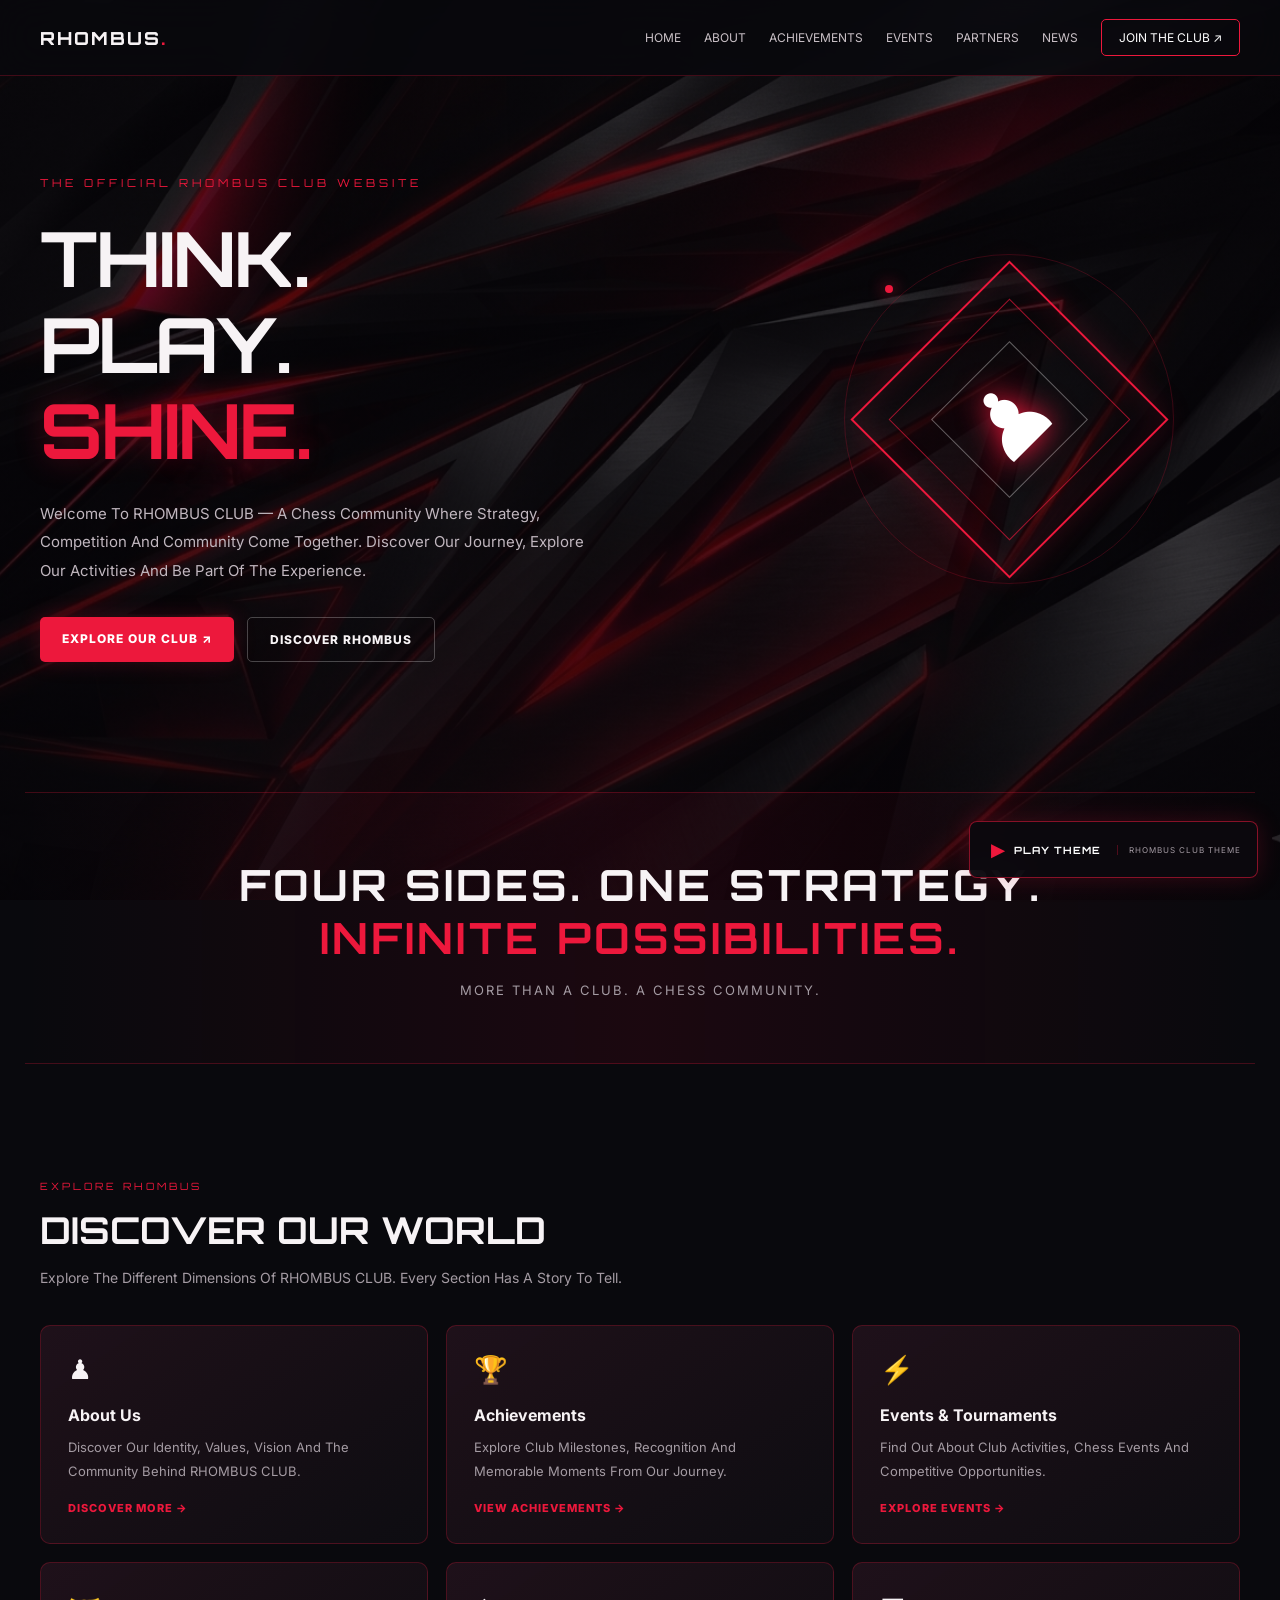
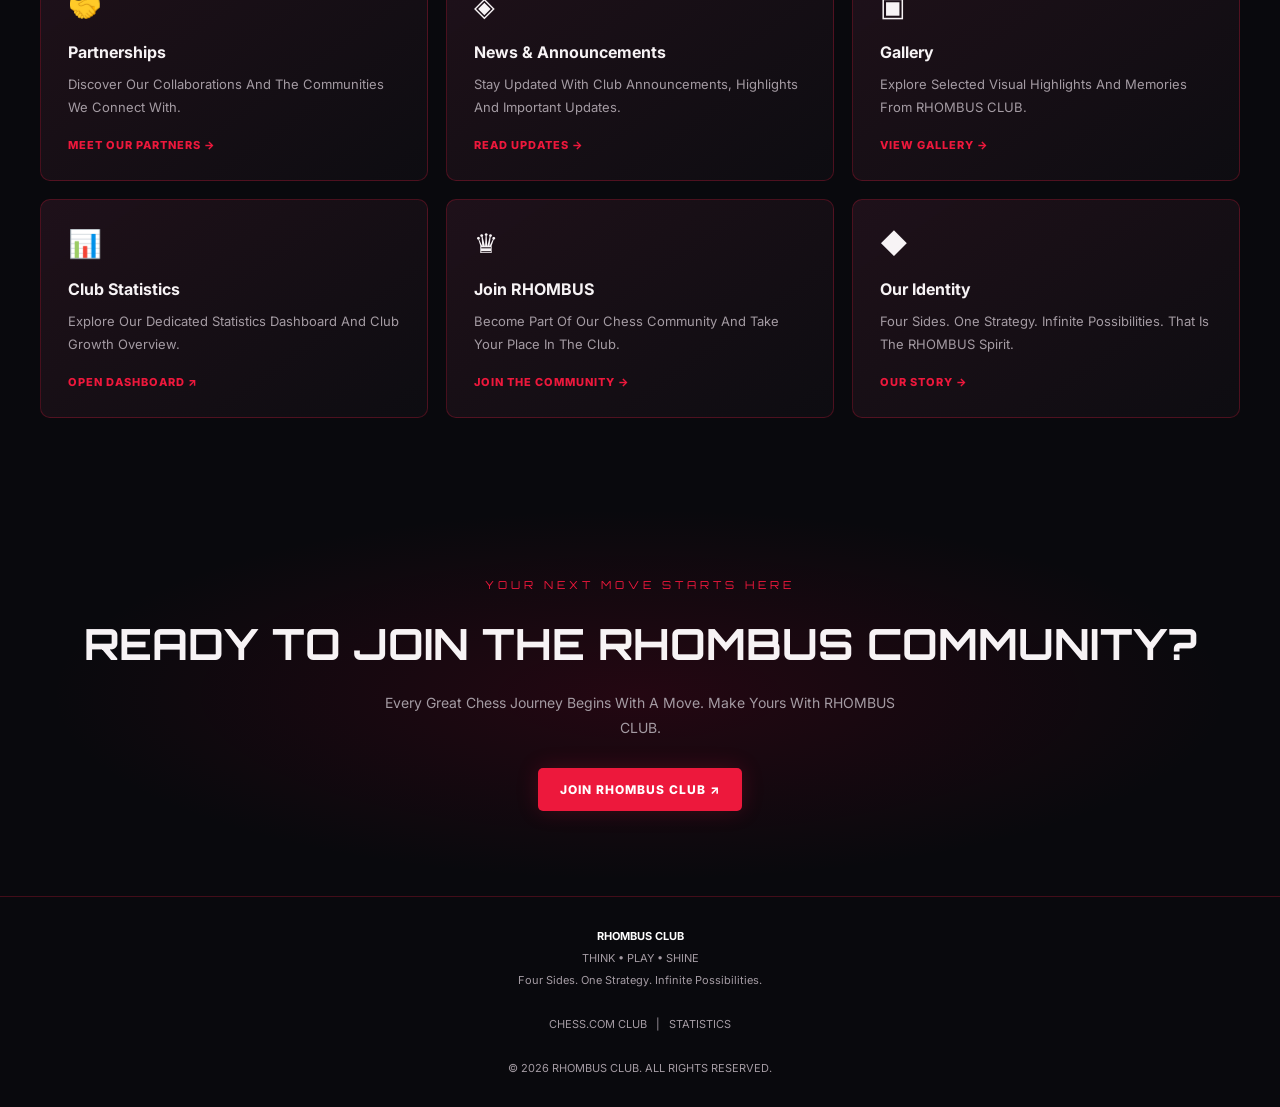
<file: index.html>
<!DOCTYPE html>
<html lang="en">
  <link rel="stylesheet" href="music.css">
 <link rel="stylesheet" href="site-background.css"> 
<head>
<meta charset="UTF-8">
<meta name="viewport" content="width=device-width, initial-scale=1.0">
<meta name="theme-color" content="#09090d">
<meta name="description" content="Welcome to RHOMBUS CLUB — Think, Play, Shine. A chess community built around strategy, competition and friendship.">
<title>RHOMBUS CLUB | Official Homepage</title>

<style>
@import url('https://fonts.googleapis.com/css2?family=Orbitron:wght@500;600;700;800&family=Inter:wght@400;500;600;700;800&display=swap');

:root {
  --bg: #09090d;
  --panel: #131017;
  --red: #ed183c;
  --red-dark: #8f0925;
  --white: #f7f3f5;
  --muted: #a49ba3;
  --border: rgba(237,24,60,.25);
}

* { box-sizing: border-box; margin: 0; padding: 0; }

html { scroll-behavior: smooth; }

body {
  background:
    radial-gradient(circle at 80% 10%, rgba(140,0,35,.16), transparent 30%),
    radial-gradient(circle at 10% 65%, rgba(90,0,25,.12), transparent 30%),
    var(--bg);
  color: var(--white);
  font-family: 'Inter', sans-serif;
  overflow-x: hidden;
}

a { color: inherit; text-decoration: none; }

header {
  position: sticky;
  top: 0;
  z-index: 10;
  background: rgba(9,9,13,.88);
  backdrop-filter: blur(18px);
  border-bottom: 1px solid var(--border);
}

.navbar {
  max-width: 1250px;
  margin: auto;
  padding: 19px 25px;
  display: flex;
  align-items: center;
  justify-content: space-between;
  gap: 20px;
}

.brand {
  font-family: 'Orbitron', sans-serif;
  font-size: 18px;
  font-weight: 800;
  letter-spacing: 2px;
}

.brand span { color: var(--red); }

.nav-links {
  display: flex;
  flex-wrap: wrap;
  gap: 23px;
  align-items: center;
  font-size: 12px;
  color: #c9c0c6;
}

.nav-links a:hover { color: var(--red); }

.nav-join {
  border: 1px solid var(--red);
  padding: 10px 17px;
  color: white !important;
  border-radius: 5px;
  transition: .25s;
}

.nav-join:hover {
  background: var(--red);
  box-shadow: 0 0 20px rgba(237,24,60,.35);
}

.hero {
  min-height: 650px;
  max-width: 1250px;
  margin: auto;
  padding: 100px 25px 95px;
  display: grid;
  grid-template-columns: 1.2fr .8fr;
  align-items: center;
  gap: 45px;
  position: relative;
}

.eyebrow {
  color: var(--red);
  font-family: 'Orbitron', sans-serif;
  font-size: 11px;
  letter-spacing: 4px;
  margin-bottom: 25px;
}

.hero h1 {
  font-family: 'Orbitron', sans-serif;
  font-size: clamp(42px, 7vw, 76px);
  line-height: 1.13;
  letter-spacing: -2px;
}

.hero h1 span {
  color: var(--red);
  text-shadow: 0 0 30px rgba(237,24,60,.3);
}

.hero-subtitle {
  color: #c1b7bf;
  font-size: 15px;
  line-height: 1.9;
  max-width: 560px;
  margin: 27px 0 32px;
}

.actions {
  display: flex;
  gap: 13px;
  flex-wrap: wrap;
}

.btn {
  display: inline-block;
  padding: 14px 22px;
  border-radius: 5px;
  font-size: 12px;
  font-weight: 800;
  letter-spacing: 1px;
  transition: .25s;
}

.btn-primary {
  background: var(--red);
  color: white;
  box-shadow: 0 0 22px rgba(237,24,60,.2);
}

.btn-primary:hover {
  transform: translateY(-3px);
  box-shadow: 0 0 30px rgba(237,24,60,.4);
}

.btn-outline {
  border: 1px solid rgba(255,255,255,.25);
}

.btn-outline:hover {
  border-color: var(--red);
  color: var(--red);
}

.hero-art {
  min-height: 390px;
  display: grid;
  place-items: center;
  position: relative;
}

.diamond {
  width: 225px;
  height: 225px;
  border: 2px solid var(--red);
  transform: rotate(45deg);
  position: relative;
  box-shadow:
    0 0 30px rgba(237,24,60,.18),
    inset 0 0 35px rgba(237,24,60,.12);
  animation: pulse 4s ease-in-out infinite;
}

.diamond::before,
.diamond::after {
  content: "";
  position: absolute;
  inset: 25px;
  border: 1px solid rgba(237,24,60,.65);
}

.diamond::after {
  inset: 55px;
  border-color: rgba(255,255,255,.35);
}

.diamond-core {
  position: absolute;
  transform: rotate(-45deg);
  font-size: 92px;
  color: white;
  text-shadow: 0 0 30px var(--red);
}

.orbit {
  position: absolute;
  width: 330px;
  height: 330px;
  border: 1px solid rgba(237,24,60,.2);
  border-radius: 50%;
}

.orbit::before {
  content: "";
  position: absolute;
  width: 8px;
  height: 8px;
  background: var(--red);
  border-radius: 50%;
  top: 30px;
  left: 40px;
  box-shadow: 0 0 16px var(--red);
}

@keyframes pulse {
  0%,100% { filter: brightness(.8); }
  50% { filter: brightness(1.4); }
}

.section {
  max-width: 1250px;
  margin: auto;
  padding: 75px 25px;
}

.section-heading {
  margin-bottom: 35px;
}

.section-heading small {
  color: var(--red);
  font-family: 'Orbitron', sans-serif;
  font-size: 10px;
  letter-spacing: 3px;
}

.section-heading h2 {
  font-family: 'Orbitron', sans-serif;
  font-size: clamp(25px, 4vw, 37px);
  margin-top: 13px;
}

.section-heading p {
  color: var(--muted);
  line-height: 1.8;
  margin-top: 12px;
  max-width: 650px;
  font-size: 14px;
}

.feature-grid {
  display: grid;
  grid-template-columns: repeat(3, 1fr);
  gap: 18px;
}

.feature-card {
  background: linear-gradient(145deg, rgba(33,18,27,.92), rgba(14,13,18,.96));
  border: 1px solid var(--border);
  border-radius: 10px;
  padding: 27px;
  min-height: 195px;
  transition: .3s;
}

.feature-card:hover {
  transform: translateY(-6px);
  border-color: var(--red);
  box-shadow: 0 12px 35px rgba(150,0,35,.13);
}

.card-icon {
  font-size: 27px;
  margin-bottom: 19px;
}

.feature-card h3 {
  font-size: 16px;
  margin-bottom: 11px;
}

.feature-card p {
  color: var(--muted);
  font-size: 13px;
  line-height: 1.8;
}

.card-link {
  display: inline-block;
  color: var(--red);
  margin-top: 18px;
  font-size: 11px;
  font-weight: 800;
  letter-spacing: 1px;
}

.motto {
  margin: 35px 25px;
  padding: 65px 20px;
  text-align: center;
  border-top: 1px solid var(--border);
  border-bottom: 1px solid var(--border);
  background: linear-gradient(90deg, transparent, rgba(150,0,35,.13), transparent);
}

.motto h2 {
  font-family: 'Orbitron', sans-serif;
  font-size: clamp(24px, 5vw, 43px);
  letter-spacing: 3px;
}

.motto h2 span { color: var(--red); }

.motto p {
  color: var(--muted);
  margin-top: 18px;
  font-size: 13px;
  letter-spacing: 2px;
}

.join-section {
  text-align: center;
  padding: 85px 20px;
  background: radial-gradient(ellipse at center, rgba(130,0,35,.22), transparent 65%);
}

.join-section h2 {
  font-family: 'Orbitron', sans-serif;
  font-size: clamp(26px, 5vw, 43px);
}

.join-section p {
  color: var(--muted);
  margin: 20px auto 28px;
  max-width: 550px;
  line-height: 1.8;
  font-size: 14px;
}

footer {
  border-top: 1px solid var(--border);
  padding: 28px 20px;
  text-align: center;
  color: var(--muted);
  font-size: 11px;
  line-height: 2;
}

footer strong { color: white; }

@media(max-width: 850px) {
  .hero {
    grid-template-columns: 1fr;
    text-align: center;
    padding-top: 75px;
  }
  .hero-subtitle { margin-left: auto; margin-right: auto; }
  .actions { justify-content: center; }
  .hero-art { min-height: 320px; }
  .feature-grid { grid-template-columns: repeat(2, 1fr); }
  .nav-links { gap: 12px; justify-content: flex-end; }
}

@media(max-width: 560px) {
  .navbar { align-items: flex-start; flex-direction: column; }
  .nav-links { justify-content: flex-start; }
  .feature-grid { grid-template-columns: 1fr; }
  .hero { min-height: auto; }
  .diamond { width: 175px; height: 175px; }
  .diamond-core { font-size: 70px; }
  .orbit { width: 270px; height: 270px; }
}
</style>
</head>

<body>

<header>
  <nav class="navbar">
    <a class="brand" href="index.html">RHOMBUS<span>.</span></a>

    <div class="nav-links">
      <a href="index.html">HOME</a>
      <a href="about.html">ABOUT</a>
      <a href="achievements.html">ACHIEVEMENTS</a>
      <a href="events.html">EVENTS</a>
      <a href="partnerships.html">PARTNERS</a>
      <a href="news.html">NEWS</a>
      <a class="nav-join" href="join.html">JOIN THE CLUB ↗</a>
    </div>
  </nav>
</header>

<main>

<section class="hero">
  <div>
    <div class="eyebrow">THE OFFICIAL RHOMBUS CLUB WEBSITE</div>

    <h1>
      THINK.<br>
      PLAY.<br>
      <span>SHINE.</span>
    </h1>

    <p class="hero-subtitle">
      Welcome To RHOMBUS CLUB — A Chess Community Where Strategy,
      Competition And Community Come Together. Discover Our Journey,
      Explore Our Activities And Be Part Of The Experience.
    </p>

    <div class="actions">
      <a class="btn btn-primary"
         href="https://www.chess.com/club/rhombus-club"
         target="_blank" rel="noopener">EXPLORE OUR CLUB ↗</a>

      <a class="btn btn-outline" href="about.html">DISCOVER RHOMBUS</a>
    </div>
  </div>

  <div class="hero-art" aria-label="Abstract geometric rhombus emblem">
    <div class="orbit"></div>
    <div class="diamond"></div>
    <div class="diamond-core">♟</div>
  </div>
</section>

<div class="motto">
  <h2>FOUR SIDES. ONE STRATEGY.<br><span>INFINITE POSSIBILITIES.</span></h2>
  <p>MORE THAN A CLUB. A CHESS COMMUNITY.</p>
</div>

<section class="section">
  <div class="section-heading">
    <small>EXPLORE RHOMBUS</small>
    <h2>DISCOVER OUR WORLD</h2>
    <p>
      Explore The Different Dimensions Of RHOMBUS CLUB.
      Every Section Has A Story To Tell.
    </p>
  </div>

  <div class="feature-grid">

    <article class="feature-card">
      <div class="card-icon">♟</div>
      <h3>About Us</h3>
      <p>Discover Our Identity, Values, Vision And The Community Behind RHOMBUS CLUB.</p>
      <a class="card-link" href="about.html">DISCOVER MORE →</a>
    </article>

    <article class="feature-card">
      <div class="card-icon">🏆</div>
      <h3>Achievements</h3>
      <p>Explore Club Milestones, Recognition And Memorable Moments From Our Journey.</p>
      <a class="card-link" href="achievements.html">VIEW ACHIEVEMENTS →</a>
    </article>

    <article class="feature-card">
      <div class="card-icon">⚡</div>
      <h3>Events & Tournaments</h3>
      <p>Find Out About Club Activities, Chess Events And Competitive Opportunities.</p>
      <a class="card-link" href="events.html">EXPLORE EVENTS →</a>
    </article>

    <article class="feature-card">
      <div class="card-icon">🤝</div>
      <h3>Partnerships</h3>
      <p>Discover Our Collaborations And The Communities We Connect With.</p>
      <a class="card-link" href="partnerships.html">MEET OUR PARTNERS →</a>
    </article>

    <article class="feature-card">
      <div class="card-icon">◈</div>
      <h3>News & Announcements</h3>
      <p>Stay Updated With Club Announcements, Highlights And Important Updates.</p>
      <a class="card-link" href="news.html">READ UPDATES →</a>
    </article>

    <article class="feature-card">
      <div class="card-icon">▣</div>
      <h3>Gallery</h3>
      <p>Explore Selected Visual Highlights And Memories From RHOMBUS CLUB.</p>
      <a class="card-link" href="gallery.html">VIEW GALLERY →</a>
    </article>

    <article class="feature-card">
      <div class="card-icon">📊</div>
      <h3>Club Statistics</h3>
      <p>Explore Our Dedicated Statistics Dashboard And Club Growth Overview.</p>
      <a class="card-link"
         href="https://ashilanshad-dotcom.github.io/RHOMBUS-CLUB-STATS/"
         target="_blank" rel="noopener">OPEN DASHBOARD ↗</a>
    </article>

    <article class="feature-card">
      <div class="card-icon">♛</div>
      <h3>Join RHOMBUS</h3>
      <p>Become Part Of Our Chess Community And Take Your Place In The Club.</p>
      <a class="card-link" href="join.html">JOIN THE COMMUNITY →</a>
    </article>

    <article class="feature-card">
      <div class="card-icon">◆</div>
      <h3>Our Identity</h3>
      <p>Four Sides. One Strategy. Infinite Possibilities. That Is The RHOMBUS Spirit.</p>
      <a class="card-link" href="about.html">OUR STORY →</a>
    </article>

  </div>
</section>

<section class="join-section">
  <div class="eyebrow">YOUR NEXT MOVE STARTS HERE</div>
  <h2>READY TO JOIN THE RHOMBUS COMMUNITY?</h2>
  <p>
    Every Great Chess Journey Begins With A Move.
    Make Yours With RHOMBUS CLUB.
  </p>
  <a class="btn btn-primary"
     href="https://www.chess.com/club/rhombus-club/join/213d37?utm_campaign=club_invite_link&utm_source=chesscom&utm_medium=copy"
     target="_blank" rel="noopener">JOIN RHOMBUS CLUB ↗</a>
</section>

</main>

<footer>
  <strong>RHOMBUS CLUB</strong><br>
  THINK • PLAY • SHINE<br>
  Four Sides. One Strategy. Infinite Possibilities.<br><br>
  <a href="https://www.chess.com/club/rhombus-club"
     target="_blank" rel="noopener">CHESS.COM CLUB</a>
  &nbsp; | &nbsp;
  <a href="https://ashilanshad-dotcom.github.io/RHOMBUS-CLUB-STATS/"
     target="_blank" rel="noopener">STATISTICS</a>
  <br><br>
  © 2026 RHOMBUS CLUB. ALL RIGHTS RESERVED.
</footer>
<div class="music-player">
  <audio id="rhombusThemeAudio"
         src="diamond_club_original_theme(1).mp3"
         loop
         preload="none"></audio>

  <button class="music-button"
          id="rhombusMusicButton"
          type="button"
          aria-label="Play club theme music">

    <span class="music-icon" id="rhombusMusicIcon">▶</span>
    <span id="rhombusMusicLabel">PLAY THEME</span>
  </button>

  <span class="music-caption">RHOMBUS CLUB THEME</span>
</div>

<script src="music.js"></script>
</body>
</html>
</file>
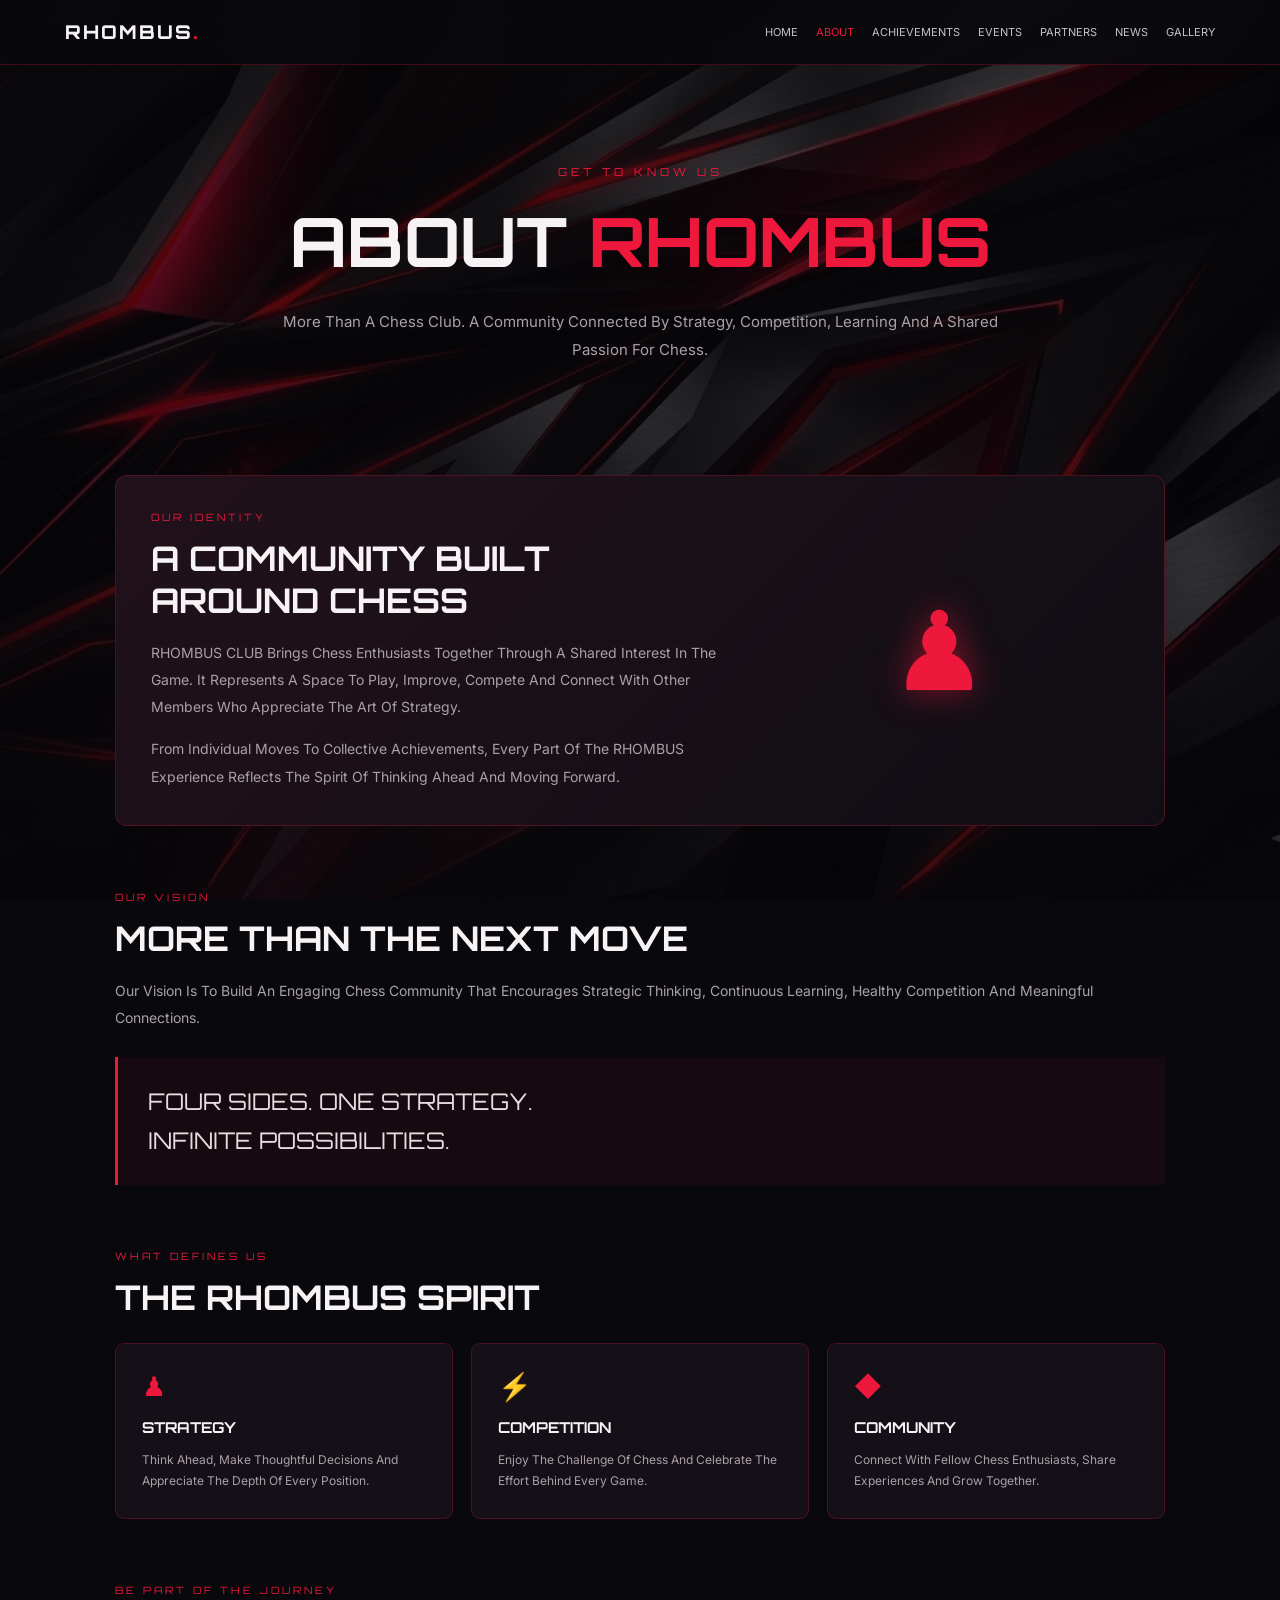
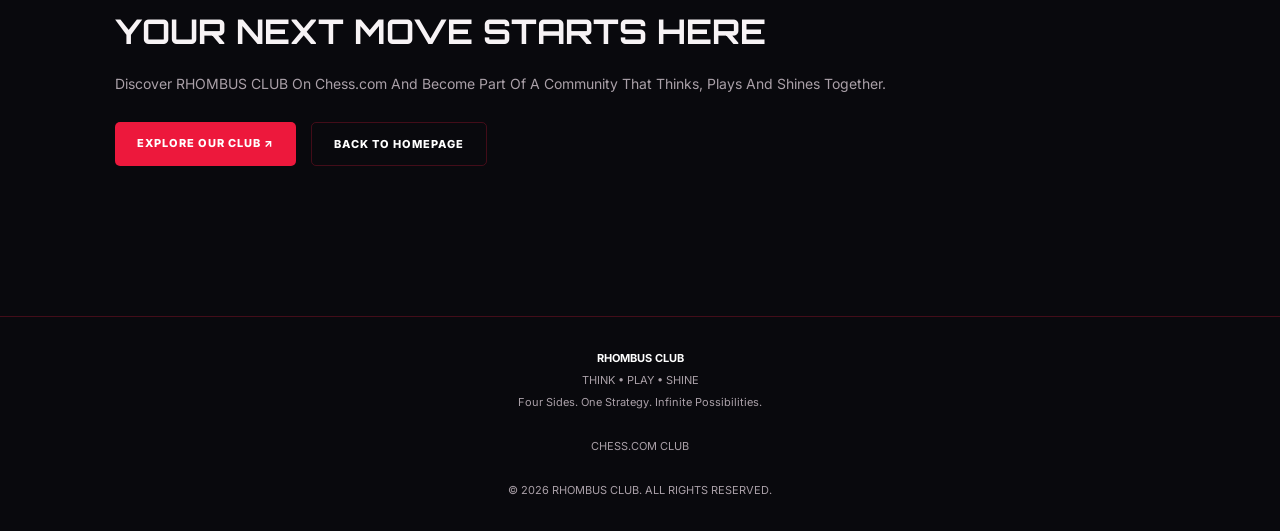
<file: about.html>
<!DOCTYPE html>
<html lang="en">
<link rel="stylesheet" href="site-background.css">
  <head>
    <meta charset="UTF-8">
    <meta name="viewport" content="width=device-width, initial-scale=1.0">

    <meta name="description" content="Discover RHOMBUS CLUB, a chess community built around strategy, friendship, competitive spirit and shared growth. Think, Play, Shine.">

    <title>About RHOMBUS CLUB</title>
</head>
<meta charset="UTF-8">
<meta name="viewport" content="width=device-width, initial-scale=1.0">
<meta name="theme-color" content="#09090d">
<title>About Us | RHOMBUS CLUB</title>

<style>
@import url('https://fonts.googleapis.com/css2?family=Orbitron:wght@500;600;700;800&family=Inter:wght@400;500;600;700;800&display=swap');

:root {
  --bg: #09090d;
  --panel: #151019;
  --red: #ed183c;
  --white: #f7f3f5;
  --muted: #aaa0a8;
  --border: rgba(237,24,60,.25);
}

* { box-sizing: border-box; margin: 0; padding: 0; }

html { scroll-behavior: smooth; }

body {
  background:
    radial-gradient(circle at 80% 10%, rgba(140,0,35,.17), transparent 32%),
    var(--bg);
  color: var(--white);
  font-family: 'Inter', sans-serif;
}

a { text-decoration: none; color: inherit; }

header {
  position: sticky;
  top: 0;
  z-index: 10;
  background: rgba(9,9,13,.9);
  backdrop-filter: blur(18px);
  border-bottom: 1px solid var(--border);
}

.navbar {
  max-width: 1200px;
  margin: auto;
  padding: 20px 25px;
  display: flex;
  justify-content: space-between;
  align-items: center;
  gap: 20px;
}

.brand {
  font-family: 'Orbitron', sans-serif;
  font-size: 19px;
  font-weight: 800;
  letter-spacing: 2px;
}

.brand span { color: var(--red); }

.nav-links {
  display: flex;
  flex-wrap: wrap;
  gap: 18px;
  font-size: 11px;
  color: #c9c0c6;
}

.nav-links a:hover,
.nav-links .active { color: var(--red); }

.hero {
  max-width: 1200px;
  margin: auto;
  padding: 100px 25px 75px;
  text-align: center;
}

.eyebrow {
  color: var(--red);
  font-family: 'Orbitron', sans-serif;
  font-size: 11px;
  letter-spacing: 4px;
  margin-bottom: 22px;
}

h1, h2, h3 {
  font-family: 'Orbitron', sans-serif;
}

h1 {
  font-size: clamp(38px, 7vw, 68px);
  line-height: 1.2;
}

h1 span { color: var(--red); }

.hero p {
  max-width: 720px;
  margin: 25px auto 0;
  color: var(--muted);
  font-size: 15px;
  line-height: 1.9;
}

.container {
  max-width: 1100px;
  margin: auto;
  padding: 35px 25px 85px;
}

.section {
  margin-bottom: 65px;
}

.section-label {
  color: var(--red);
  font-family: 'Orbitron', sans-serif;
  font-size: 10px;
  letter-spacing: 3px;
}

.section h2 {
  font-size: clamp(23px, 4vw, 34px);
  margin: 14px 0 18px;
}

.section p {
  color: var(--muted);
  line-height: 1.95;
  font-size: 14px;
}

.identity {
  display: grid;
  grid-template-columns: 1.2fr .8fr;
  gap: 30px;
  align-items: center;
  padding: 35px;
  background: linear-gradient(135deg, #21111b, #100e14);
  border: 1px solid var(--border);
  border-radius: 12px;
}

.identity-symbol {
  min-height: 230px;
  display: grid;
  place-items: center;
  font-size: 110px;
  color: var(--red);
  text-shadow: 0 0 35px rgba(237,24,60,.55);
}

.values {
  display: grid;
  grid-template-columns: repeat(3, 1fr);
  gap: 18px;
  margin-top: 25px;
}

.value-card {
  background: rgba(24,17,25,.9);
  border: 1px solid var(--border);
  border-radius: 9px;
  padding: 26px;
  transition: .3s;
}

.value-card:hover {
  transform: translateY(-5px);
  border-color: var(--red);
  box-shadow: 0 12px 30px rgba(150,0,35,.12);
}

.value-card .icon {
  color: var(--red);
  font-size: 27px;
  margin-bottom: 15px;
}

.value-card h3 {
  font-size: 15px;
  margin-bottom: 12px;
}

.value-card p {
  font-size: 12px;
  line-height: 1.8;
}

.highlight {
  border-left: 3px solid var(--red);
  padding: 25px 30px;
  margin-top: 25px;
  background: rgba(237,24,60,.06);
  color: #e6dce2;
  font-family: 'Orbitron', sans-serif;
  font-size: clamp(16px, 3vw, 23px);
  line-height: 1.7;
}

.actions {
  display: flex;
  gap: 15px;
  flex-wrap: wrap;
  margin-top: 25px;
}

.btn {
  display: inline-block;
  padding: 14px 22px;
  border-radius: 5px;
  background: var(--red);
  color: white;
  font-size: 11px;
  font-weight: 800;
  letter-spacing: 1px;
  transition: .25s;
}

.btn:hover {
  transform: translateY(-3px);
  box-shadow: 0 0 25px rgba(237,24,60,.35);
}

.btn-outline {
  border: 1px solid var(--border);
  background: transparent;
}

.btn-outline:hover { border-color: var(--red); }

footer {
  border-top: 1px solid var(--border);
  padding: 30px 20px;
  text-align: center;
  color: var(--muted);
  font-size: 11px;
  line-height: 2;
}

footer strong { color: white; }

footer a:hover { color: var(--red); }

@media(max-width: 750px) {
  .identity { grid-template-columns: 1fr; }
  .identity-symbol { min-height: 130px; }
  .values { grid-template-columns: 1fr; }
  .navbar { flex-direction: column; align-items: flex-start; }
}
</style>
  
</head>

<body>

<header>
  <nav class="navbar">
    <a class="brand" href="index.html">RHOMBUS<span>.</span></a>

    <div class="nav-links">
      <a href="index.html">HOME</a>
      <a class="active" href="about.html">ABOUT</a>
      <a href="achievements.html">ACHIEVEMENTS</a>
      <a href="events.html">EVENTS</a>
      <a href="partnerships.html">PARTNERS</a>
      <a href="news.html">NEWS</a>
      <a href="gallery.html">GALLERY</a>
    </div>
  </nav>
</header>

<main>

<section class="hero">
  <div class="eyebrow">GET TO KNOW US</div>

  <h1>ABOUT <span>RHOMBUS</span></h1>

  <p>
    More Than A Chess Club. A Community Connected By Strategy,
    Competition, Learning And A Shared Passion For Chess.
  </p>
</section>

<div class="container">

  <section class="section">
    <div class="identity">

      <div>
        <div class="section-label">OUR IDENTITY</div>
        <h2>A COMMUNITY BUILT AROUND CHESS</h2>

        <p>
          RHOMBUS CLUB Brings Chess Enthusiasts Together Through
          A Shared Interest In The Game. It Represents A Space
          To Play, Improve, Compete And Connect With Other Members
          Who Appreciate The Art Of Strategy.
        </p>

        <p style="margin-top:15px">
          From Individual Moves To Collective Achievements,
          Every Part Of The RHOMBUS Experience Reflects The
          Spirit Of Thinking Ahead And Moving Forward.
        </p>
      </div>

      <div class="identity-symbol">♟</div>

    </div>
  </section>

  <section class="section">
    <div class="section-label">OUR VISION</div>
    <h2>MORE THAN THE NEXT MOVE</h2>

    <p>
      Our Vision Is To Build An Engaging Chess Community That
      Encourages Strategic Thinking, Continuous Learning,
      Healthy Competition And Meaningful Connections.
    </p>

    <div class="highlight">
      FOUR SIDES. ONE STRATEGY.<br>
      INFINITE POSSIBILITIES.
    </div>
  </section>

  <section class="section">
    <div class="section-label">WHAT DEFINES US</div>
    <h2>THE RHOMBUS SPIRIT</h2>

    <div class="values">

      <article class="value-card">
        <div class="icon">♟</div>
        <h3>STRATEGY</h3>
        <p>
          Think Ahead, Make Thoughtful Decisions And
          Appreciate The Depth Of Every Position.
        </p>
      </article>

      <article class="value-card">
        <div class="icon">⚡</div>
        <h3>COMPETITION</h3>
        <p>
          Enjoy The Challenge Of Chess And Celebrate
          The Effort Behind Every Game.
        </p>
      </article>

      <article class="value-card">
        <div class="icon">◆</div>
        <h3>COMMUNITY</h3>
        <p>
          Connect With Fellow Chess Enthusiasts,
          Share Experiences And Grow Together.
        </p>
      </article>

    </div>
  </section>

  <section class="section">
    <div class="section-label">BE PART OF THE JOURNEY</div>
    <h2>YOUR NEXT MOVE STARTS HERE</h2>

    <p>
      Discover RHOMBUS CLUB On Chess.com And Become Part
      Of A Community That Thinks, Plays And Shines Together.
    </p>

    <div class="actions">
      <a class="btn"
         href="https://www.chess.com/club/rhombus-club"
         target="_blank" rel="noopener">
        EXPLORE OUR CLUB ↗
      </a>

      <a class="btn btn-outline"
         href="index.html">
        BACK TO HOMEPAGE
      </a>
    </div>
  </section>

</div>

</main>

<footer>
  <strong>RHOMBUS CLUB</strong><br>
  THINK • PLAY • SHINE<br>
  Four Sides. One Strategy. Infinite Possibilities.<br><br>
  <a href="https://www.chess.com/club/rhombus-club"
     target="_blank" rel="noopener">CHESS.COM CLUB</a><br><br>
  © 2026 RHOMBUS CLUB. ALL RIGHTS RESERVED.
</footer>
<script src="music.js"></script>
</body>
</html>
</file>
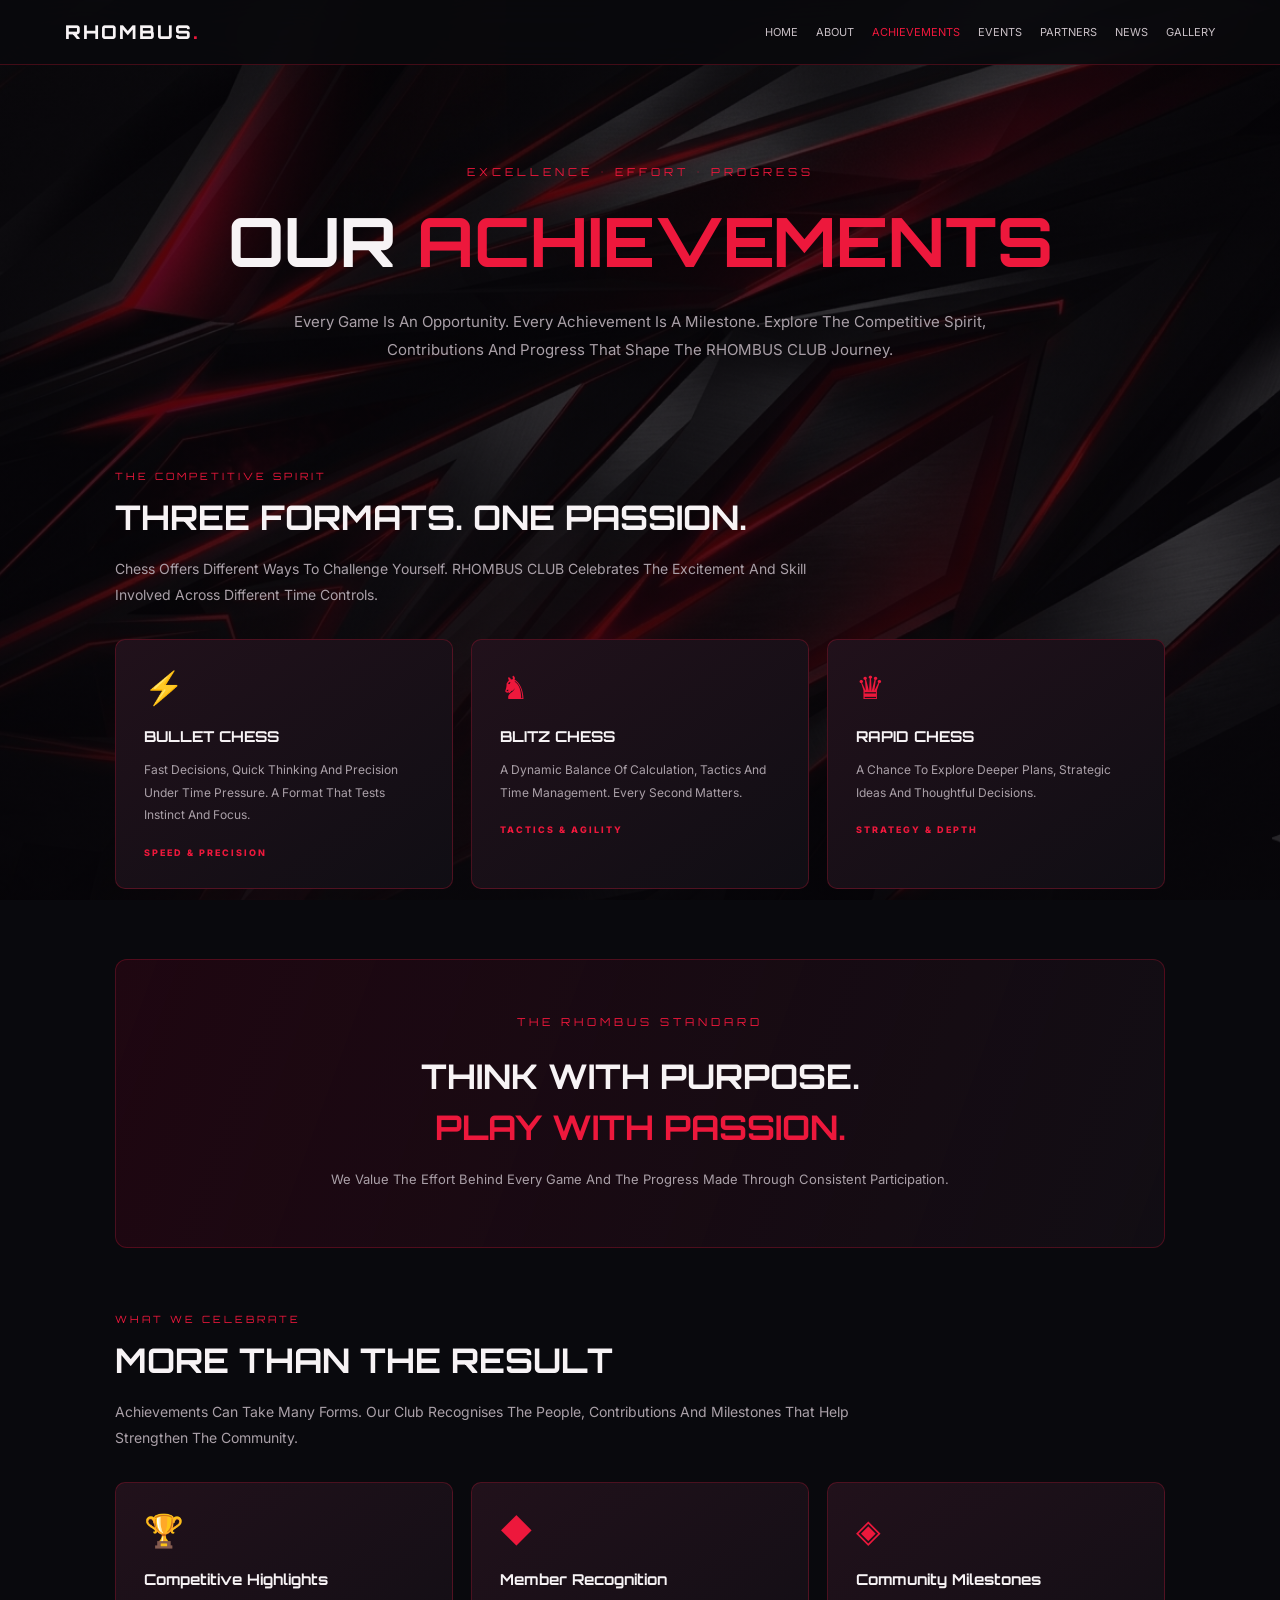
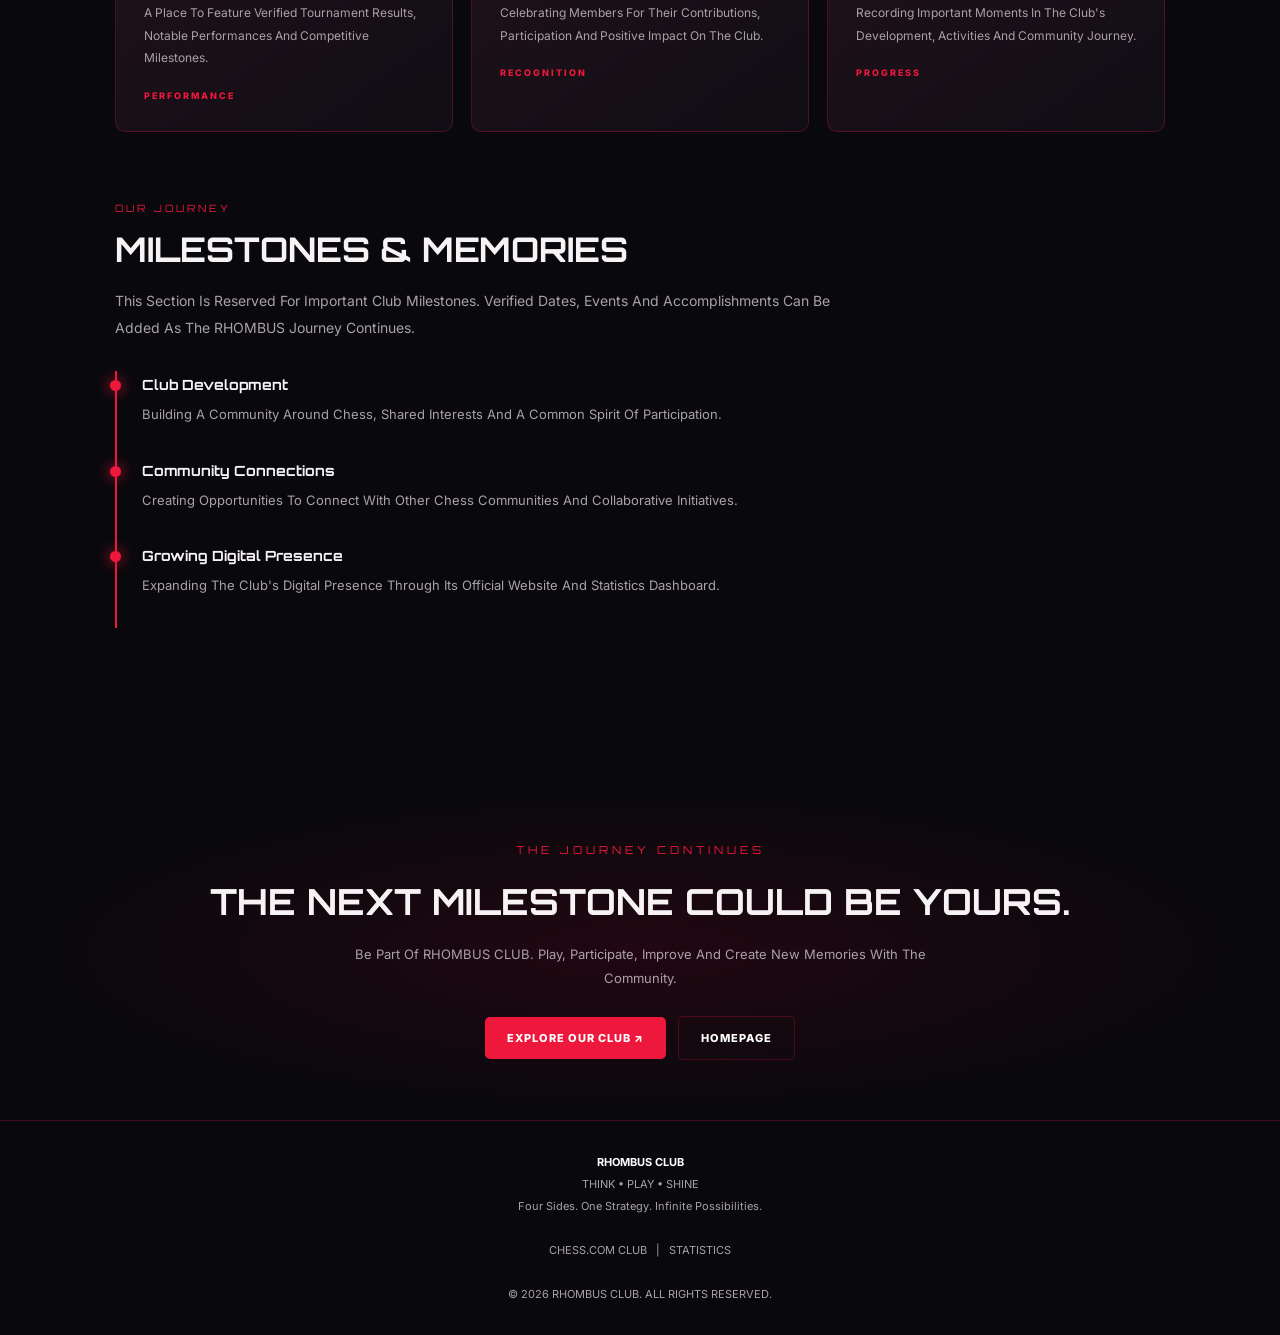
<file: achievements.html>
<!DOCTYPE html>
<html lang="en">
<link rel="stylesheet" href="site-background.css">
<head>
<meta charset="UTF-8">
<meta name="viewport" content="width=device-width, initial-scale=1.0">
<meta name="theme-color" content="#09090d">
<title>Achievements | RHOMBUS CLUB</title>

<style>
@import url('https://fonts.googleapis.com/css2?family=Orbitron:wght@500;600;700;800&family=Inter:wght@400;500;600;700;800&display=swap');

:root {
  --bg:#09090d;
  --panel:#151019;
  --red:#ed183c;
  --white:#f7f3f5;
  --muted:#aaa0a8;
  --border:rgba(237,24,60,.25);
}

*{box-sizing:border-box;margin:0;padding:0}
html{scroll-behavior:smooth}

body{
  background:
    radial-gradient(circle at 80% 10%,rgba(140,0,35,.17),transparent 32%),
    var(--bg);
  color:var(--white);
  font-family:Inter,sans-serif;
}

a{color:inherit;text-decoration:none}

header{
  position:sticky;
  top:0;
  z-index:10;
  background:rgba(9,9,13,.9);
  backdrop-filter:blur(18px);
  border-bottom:1px solid var(--border);
}

.navbar{
  max-width:1200px;
  margin:auto;
  padding:20px 25px;
  display:flex;
  justify-content:space-between;
  align-items:center;
  gap:20px;
}

.brand{
  font-family:Orbitron,sans-serif;
  font-size:19px;
  font-weight:800;
  letter-spacing:2px;
}

.brand span{color:var(--red)}

.nav-links{
  display:flex;
  flex-wrap:wrap;
  gap:18px;
  font-size:11px;
  color:#c9c0c6;
}

.nav-links a:hover,.nav-links .active{color:var(--red)}

.hero{
  max-width:1200px;
  margin:auto;
  padding:100px 25px 75px;
  text-align:center;
}

.eyebrow{
  color:var(--red);
  font-family:Orbitron,sans-serif;
  font-size:11px;
  letter-spacing:4px;
  margin-bottom:22px;
}

h1,h2,h3{font-family:Orbitron,sans-serif}

h1{
  font-size:clamp(38px,7vw,68px);
  line-height:1.2;
}

h1 span{color:var(--red)}

.hero p{
  max-width:720px;
  margin:25px auto 0;
  color:var(--muted);
  font-size:15px;
  line-height:1.9;
}

.container{
  max-width:1100px;
  margin:auto;
  padding:30px 25px 85px;
}

.section{margin-bottom:70px}

.section-label{
  color:var(--red);
  font-family:Orbitron,sans-serif;
  font-size:10px;
  letter-spacing:3px;
}

.section h2{
  font-size:clamp(23px,4vw,34px);
  margin:14px 0 18px;
}

.section-intro{
  color:var(--muted);
  font-size:14px;
  line-height:1.9;
  max-width:750px;
}

.grid{
  display:grid;
  grid-template-columns:repeat(3,1fr);
  gap:18px;
  margin-top:30px;
}

.card{
  background:linear-gradient(145deg,#21111b,#100e14);
  border:1px solid var(--border);
  border-radius:10px;
  padding:28px;
  min-height:220px;
  transition:.3s;
}

.card:hover{
  transform:translateY(-6px);
  border-color:var(--red);
  box-shadow:0 12px 30px rgba(150,0,35,.14);
}

.card-icon{
  font-size:32px;
  color:var(--red);
  margin-bottom:20px;
}

.card h3{
  font-size:15px;
  margin-bottom:13px;
}

.card p{
  color:var(--muted);
  font-size:12px;
  line-height:1.9;
}

.card-tag{
  display:inline-block;
  color:var(--red);
  font-size:9px;
  font-weight:800;
  letter-spacing:2px;
  margin-top:20px;
}

.banner{
  margin:40px 0 65px;
  padding:55px 25px;
  text-align:center;
  border:1px solid var(--border);
  border-radius:12px;
  background:linear-gradient(110deg,rgba(120,0,35,.2),rgba(20,15,22,.8));
}

.banner h2{
  font-size:clamp(22px,4vw,34px);
  line-height:1.5;
}

.banner h2 span{color:var(--red)}

.banner p{
  color:var(--muted);
  margin-top:15px;
  font-size:13px;
  line-height:1.8;
}

.timeline{
  margin-top:30px;
  border-left:2px solid var(--red);
  padding-left:25px;
}

.timeline-item{
  position:relative;
  padding:5px 0 30px;
}

.timeline-item::before{
  content:"";
  position:absolute;
  width:11px;
  height:11px;
  background:var(--red);
  border-radius:50%;
  left:-32px;
  top:9px;
  box-shadow:0 0 14px var(--red);
}

.timeline-item h3{
  font-size:14px;
  margin-bottom:10px;
}

.timeline-item p{
  color:var(--muted);
  font-size:13px;
  line-height:1.8;
}

.cta{
  text-align:center;
  padding:60px 20px;
  background:radial-gradient(ellipse at center,rgba(130,0,35,.2),transparent 70%);
}

.cta h2{
  font-size:clamp(23px,4vw,36px);
}

.cta p{
  max-width:600px;
  margin:18px auto 25px;
  color:var(--muted);
  font-size:13px;
  line-height:1.9;
}

.btn{
  display:inline-block;
  background:var(--red);
  padding:14px 22px;
  border-radius:5px;
  color:white;
  font-size:11px;
  font-weight:800;
  letter-spacing:1px;
  transition:.25s;
}

.btn:hover{
  transform:translateY(-3px);
  box-shadow:0 0 25px rgba(237,24,60,.4);
}

.btn-outline{
  border:1px solid var(--border);
  background:transparent;
  margin-left:8px;
}

footer{
  border-top:1px solid var(--border);
  padding:30px 20px;
  text-align:center;
  color:var(--muted);
  font-size:11px;
  line-height:2;
}

footer strong{color:white}
footer a:hover{color:var(--red)}

@media(max-width:750px){
  .navbar{flex-direction:column;align-items:flex-start}
  .grid{grid-template-columns:1fr}
}
</style>
</head>

<body>

<header>
  <nav class="navbar">
    <a class="brand" href="index.html">RHOMBUS<span>.</span></a>
    <div class="nav-links">
      <a href="index.html">HOME</a>
      <a href="about.html">ABOUT</a>
      <a class="active" href="achievements.html">ACHIEVEMENTS</a>
      <a href="events.html">EVENTS</a>
      <a href="partnerships.html">PARTNERS</a>
      <a href="news.html">NEWS</a>
      <a href="gallery.html">GALLERY</a>
    </div>
  </nav>
</header>

<main>

<section class="hero">
  <div class="eyebrow">EXCELLENCE • EFFORT • PROGRESS</div>
  <h1>OUR <span>ACHIEVEMENTS</span></h1>
  <p>
    Every Game Is An Opportunity. Every Achievement Is A Milestone.
    Explore The Competitive Spirit, Contributions And Progress
    That Shape The RHOMBUS CLUB Journey.
  </p>
</section>

<div class="container">

  <section class="section">
    <div class="section-label">THE COMPETITIVE SPIRIT</div>
    <h2>THREE FORMATS. ONE PASSION.</h2>
    <p class="section-intro">
      Chess Offers Different Ways To Challenge Yourself.
      RHOMBUS CLUB Celebrates The Excitement And Skill
      Involved Across Different Time Controls.
    </p>

    <div class="grid">

      <article class="card">
        <div class="card-icon">⚡</div>
        <h3>BULLET CHESS</h3>
        <p>
          Fast Decisions, Quick Thinking And Precision Under
          Time Pressure. A Format That Tests Instinct And Focus.
        </p>
        <span class="card-tag">SPEED & PRECISION</span>
      </article>

      <article class="card">
        <div class="card-icon">♞</div>
        <h3>BLITZ CHESS</h3>
        <p>
          A Dynamic Balance Of Calculation, Tactics And
          Time Management. Every Second Matters.
        </p>
        <span class="card-tag">TACTICS & AGILITY</span>
      </article>

      <article class="card">
        <div class="card-icon">♛</div>
        <h3>RAPID CHESS</h3>
        <p>
          A Chance To Explore Deeper Plans, Strategic Ideas
          And Thoughtful Decisions.
        </p>
        <span class="card-tag">STRATEGY & DEPTH</span>
      </article>

    </div>
  </section>

  <div class="banner">
    <div class="eyebrow">THE RHOMBUS STANDARD</div>
    <h2>THINK WITH PURPOSE.<br><span>PLAY WITH PASSION.</span></h2>
    <p>
      We Value The Effort Behind Every Game And The
      Progress Made Through Consistent Participation.
    </p>
  </div>

  <section class="section">
    <div class="section-label">WHAT WE CELEBRATE</div>
    <h2>MORE THAN THE RESULT</h2>
    <p class="section-intro">
      Achievements Can Take Many Forms. Our Club Recognises
      The People, Contributions And Milestones That Help
      Strengthen The Community.
    </p>

    <div class="grid">

      <article class="card">
        <div class="card-icon">🏆</div>
        <h3>Competitive Highlights</h3>
        <p>
          A Place To Feature Verified Tournament Results,
          Notable Performances And Competitive Milestones.
        </p>
        <span class="card-tag">PERFORMANCE</span>
      </article>

      <article class="card">
        <div class="card-icon">◆</div>
        <h3>Member Recognition</h3>
        <p>
          Celebrating Members For Their Contributions,
          Participation And Positive Impact On The Club.
        </p>
        <span class="card-tag">RECOGNITION</span>
      </article>

      <article class="card">
        <div class="card-icon">◈</div>
        <h3>Community Milestones</h3>
        <p>
          Recording Important Moments In The Club's
          Development, Activities And Community Journey.
        </p>
        <span class="card-tag">PROGRESS</span>
      </article>

    </div>
  </section>

  <section class="section">
    <div class="section-label">OUR JOURNEY</div>
    <h2>MILESTONES & MEMORIES</h2>
    <p class="section-intro">
      This Section Is Reserved For Important Club Milestones.
      Verified Dates, Events And Accomplishments Can Be Added
      As The RHOMBUS Journey Continues.
    </p>

    <div class="timeline">
      <div class="timeline-item">
        <h3>Club Development</h3>
        <p>
          Building A Community Around Chess, Shared Interests
          And A Common Spirit Of Participation.
        </p>
      </div>

      <div class="timeline-item">
        <h3>Community Connections</h3>
        <p>
          Creating Opportunities To Connect With Other
          Chess Communities And Collaborative Initiatives.
        </p>
      </div>

      <div class="timeline-item">
        <h3>Growing Digital Presence</h3>
        <p>
          Expanding The Club's Digital Presence Through
          Its Official Website And Statistics Dashboard.
        </p>
      </div>
    </div>
  </section>

</div>

<section class="cta">
  <div class="eyebrow">THE JOURNEY CONTINUES</div>
  <h2>THE NEXT MILESTONE COULD BE YOURS.</h2>
  <p>
    Be Part Of RHOMBUS CLUB. Play, Participate, Improve
    And Create New Memories With The Community.
  </p>

  <a class="btn"
     href="https://www.chess.com/club/rhombus-club"
     target="_blank" rel="noopener">EXPLORE OUR CLUB ↗</a>

  <a class="btn btn-outline" href="index.html">HOMEPAGE</a>
</section>

</main>

<footer>
  <strong>RHOMBUS CLUB</strong><br>
  THINK • PLAY • SHINE<br>
  Four Sides. One Strategy. Infinite Possibilities.<br><br>
  <a href="https://www.chess.com/club/rhombus-club"
     target="_blank" rel="noopener">CHESS.COM CLUB</a>
  &nbsp; | &nbsp;
  <a href="https://ashilanshad-dotcom.github.io/RHOMBUS-CLUB-STATS/"
     target="_blank" rel="noopener">STATISTICS</a>
  <br><br>
  © 2026 RHOMBUS CLUB. ALL RIGHTS RESERVED.
</footer>
<link rel="stylesheet" href="music.css">
</body>
</html>
</file>
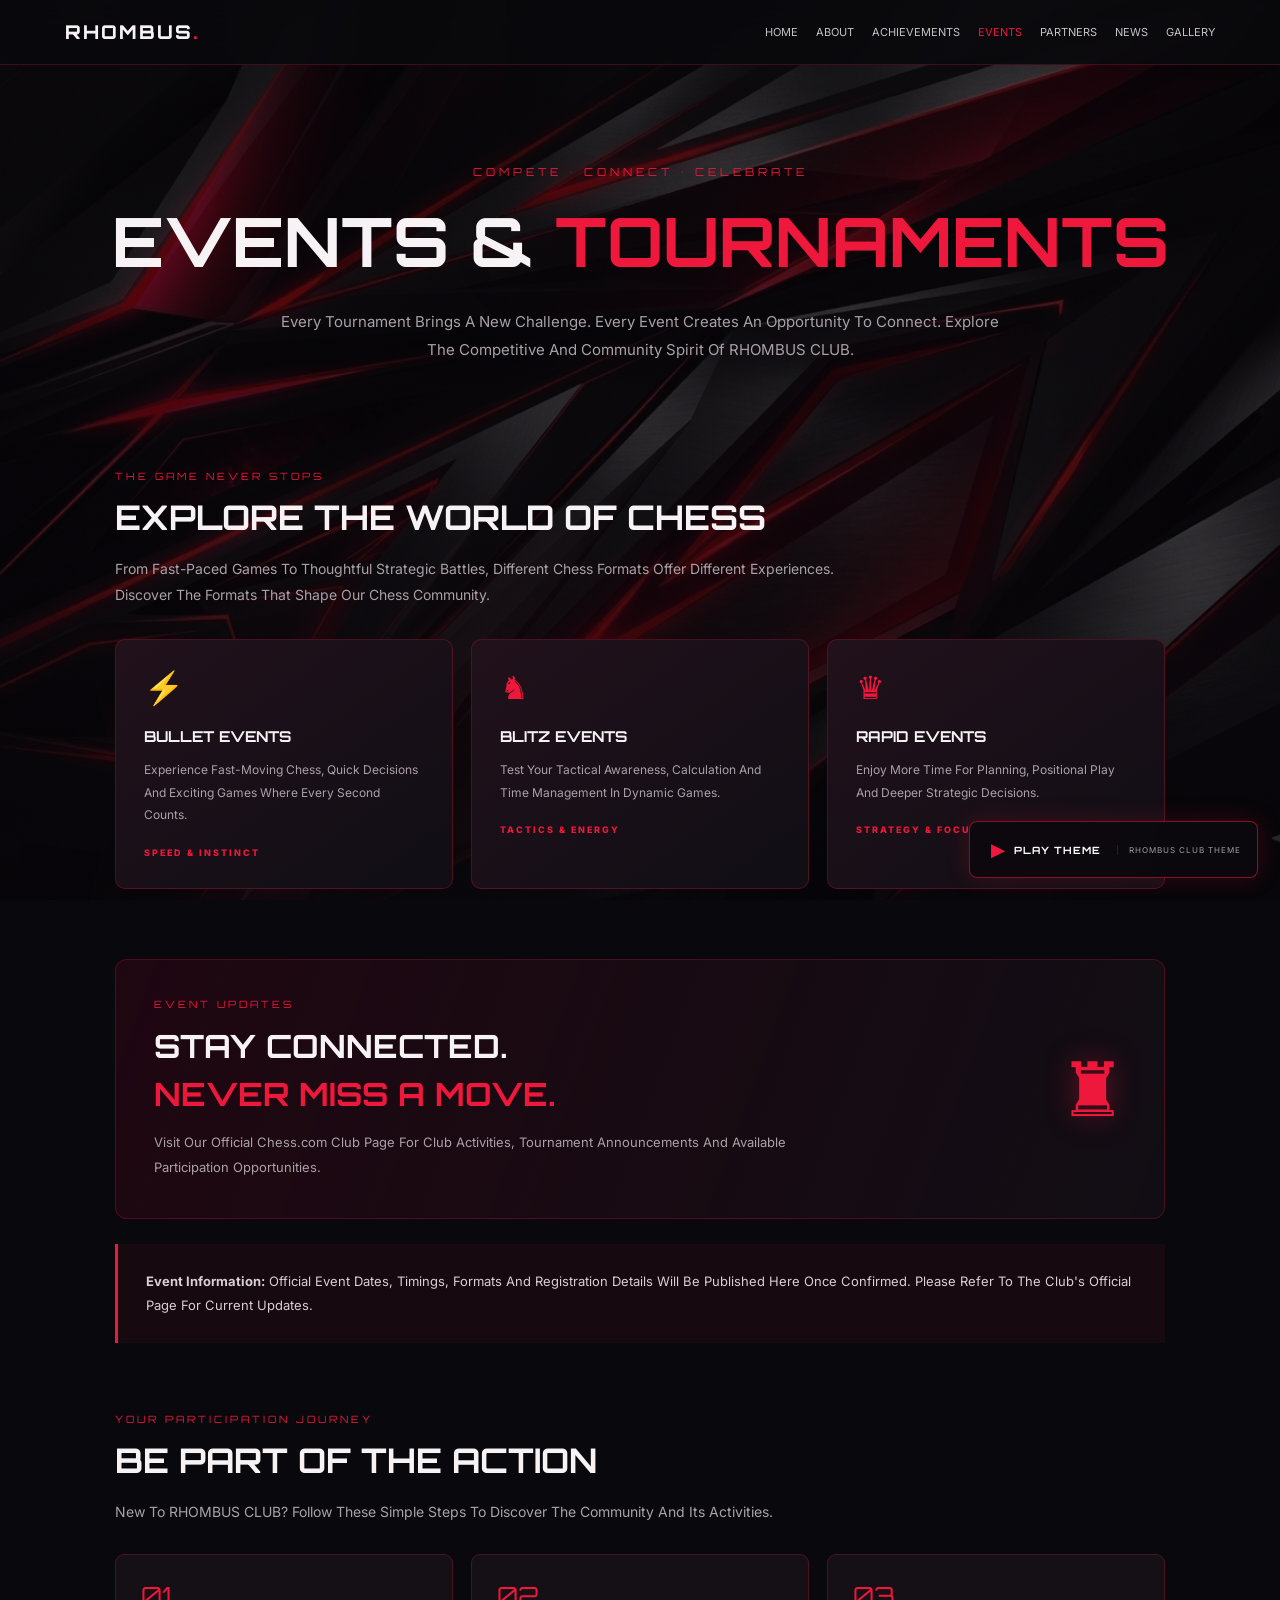
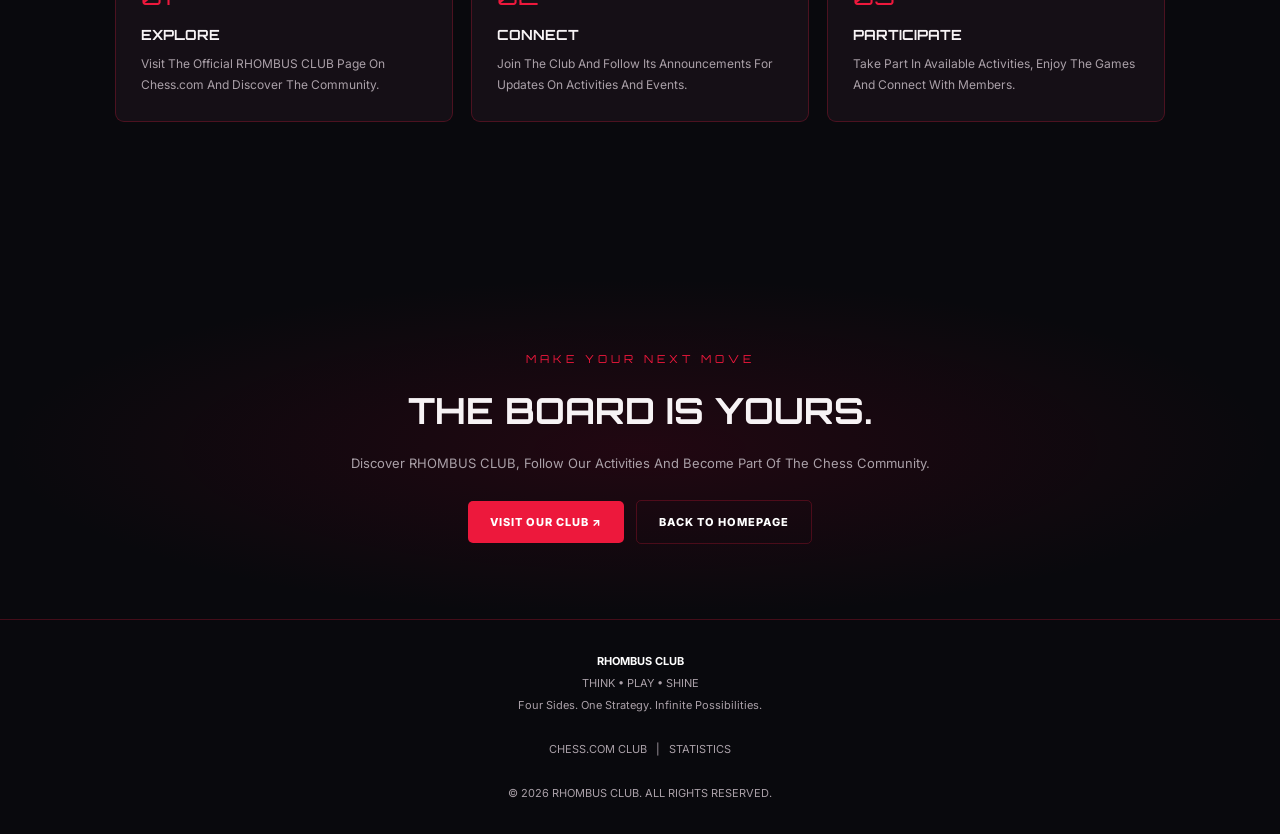
<file: events.html>
<!DOCTYPE html>
<html lang="en">
 <link rel="stylesheet" href="music.css"> 
 <link rel="stylesheet" href="site-background.css">
<head>
<meta charset="UTF-8">
<meta name="viewport" content="width=device-width, initial-scale=1.0">
<meta name="theme-color" content="#09090d">
<title>Events & Tournaments | RHOMBUS CLUB</title>

<style>
@import url('https://fonts.googleapis.com/css2?family=Orbitron:wght@500;600;700;800&family=Inter:wght@400;500;600;700;800&display=swap');

:root {
  --bg:#09090d;
  --red:#ed183c;
  --white:#f7f3f5;
  --muted:#aaa0a8;
  --border:rgba(237,24,60,.25);
}

*{box-sizing:border-box;margin:0;padding:0}
html{scroll-behavior:smooth}
body{
  background:radial-gradient(circle at 80% 10%,rgba(140,0,35,.17),transparent 32%),var(--bg);
  color:var(--white);
  font-family:Inter,sans-serif;
}
a{color:inherit;text-decoration:none}

header{
  position:sticky;top:0;z-index:10;
  background:rgba(9,9,13,.9);
  backdrop-filter:blur(18px);
  border-bottom:1px solid var(--border);
}
.navbar{
  max-width:1200px;margin:auto;padding:20px 25px;
  display:flex;justify-content:space-between;align-items:center;gap:20px;
}
.brand{
  font-family:Orbitron,sans-serif;font-size:19px;
  font-weight:800;letter-spacing:2px;
}
.brand span{color:var(--red)}
.nav-links{
  display:flex;flex-wrap:wrap;gap:18px;
  font-size:11px;color:#c9c0c6;
}
.nav-links a:hover,.nav-links .active{color:var(--red)}

.hero{
  max-width:1200px;margin:auto;
  padding:100px 25px 75px;text-align:center;
}
.eyebrow{
  color:var(--red);font-family:Orbitron,sans-serif;
  font-size:11px;letter-spacing:4px;margin-bottom:22px;
}
h1,h2,h3{font-family:Orbitron,sans-serif}
h1{font-size:clamp(36px,7vw,68px);line-height:1.2}
h1 span{color:var(--red)}
.hero p{
  max-width:730px;margin:25px auto 0;
  color:var(--muted);font-size:15px;line-height:1.9;
}

.container{
  max-width:1100px;margin:auto;padding:30px 25px 85px;
}
.section{margin-bottom:70px}
.section-label{
  color:var(--red);font-family:Orbitron,sans-serif;
  font-size:10px;letter-spacing:3px;
}
.section h2{font-size:clamp(23px,4vw,34px);margin:14px 0 18px}
.intro{color:var(--muted);font-size:14px;line-height:1.9;max-width:760px}

.grid{
  display:grid;grid-template-columns:repeat(3,1fr);
  gap:18px;margin-top:30px;
}
.card{
  background:linear-gradient(145deg,#21111b,#100e14);
  border:1px solid var(--border);border-radius:10px;
  padding:28px;min-height:225px;transition:.3s;
}
.card:hover{
  transform:translateY(-6px);border-color:var(--red);
  box-shadow:0 12px 30px rgba(150,0,35,.14);
}
.card-icon{font-size:32px;color:var(--red);margin-bottom:20px}
.card h3{font-size:15px;margin-bottom:13px}
.card p{color:var(--muted);font-size:12px;line-height:1.9}
.tag{
  display:inline-block;color:var(--red);
  font-size:9px;font-weight:800;letter-spacing:2px;margin-top:20px;
}

.feature{
  padding:38px;border:1px solid var(--border);border-radius:12px;
  background:linear-gradient(110deg,rgba(120,0,35,.2),rgba(20,15,22,.8));
  display:grid;grid-template-columns:1fr auto;align-items:center;gap:25px;
}
.feature h2{font-size:clamp(21px,4vw,32px);line-height:1.5;margin:12px 0}
.feature h2 span{color:var(--red)}
.feature p{color:var(--muted);font-size:13px;line-height:1.9;max-width:650px}
.feature-symbol{font-size:75px;color:var(--red);text-shadow:0 0 30px rgba(237,24,60,.4)}

.notice{
  padding:25px 28px;margin-top:25px;
  background:rgba(237,24,60,.06);
  border-left:3px solid var(--red);
  color:#d9cfd6;font-size:13px;line-height:1.9;
}

.steps{display:grid;grid-template-columns:repeat(3,1fr);gap:18px;margin-top:28px}
.step{
  border:1px solid var(--border);border-radius:9px;
  padding:25px;background:rgba(24,17,25,.85);
}
.step-number{
  font-family:Orbitron,sans-serif;color:var(--red);
  font-size:25px;margin-bottom:15px;
}
.step h3{font-size:14px;margin-bottom:10px}
.step p{font-size:12px;line-height:1.8;color:var(--muted)}

.cta{
  text-align:center;padding:75px 20px;
  background:radial-gradient(ellipse at center,rgba(130,0,35,.2),transparent 70%);
}
.cta h2{font-size:clamp(23px,4vw,36px)}
.cta p{
  max-width:620px;margin:18px auto 25px;
  color:var(--muted);font-size:13px;line-height:1.9;
}
.btn{
  display:inline-block;background:var(--red);color:white;
  padding:14px 22px;border-radius:5px;font-size:11px;
  font-weight:800;letter-spacing:1px;transition:.25s;
}
.btn:hover{transform:translateY(-3px);box-shadow:0 0 25px rgba(237,24,60,.4)}
.btn-outline{background:transparent;border:1px solid var(--border);margin-left:8px}

footer{
  border-top:1px solid var(--border);padding:30px 20px;
  text-align:center;color:var(--muted);font-size:11px;line-height:2;
}
footer strong{color:white}
footer a:hover{color:var(--red)}

@media(max-width:750px){
  .navbar{flex-direction:column;align-items:flex-start}
  .grid,.steps{grid-template-columns:1fr}
  .feature{grid-template-columns:1fr}
  .feature-symbol{display:none}
}
  </style>
<link rel="stylesheet" href="music.css">
</head>

<body>

<header>
  <nav class="navbar">
    <a class="brand" href="index.html">RHOMBUS<span>.</span></a>
    <div class="nav-links">
      <a href="index.html">HOME</a>
      <a href="about.html">ABOUT</a>
      <a href="achievements.html">ACHIEVEMENTS</a>
      <a class="active" href="events.html">EVENTS</a>
      <a href="partnerships.html">PARTNERS</a>
      <a href="news.html">NEWS</a>
      <a href="gallery.html">GALLERY</a>
    </div>
  </nav>
</header>

<main>

<section class="hero">
  <div class="eyebrow">COMPETE • CONNECT • CELEBRATE</div>
  <h1>EVENTS & <span>TOURNAMENTS</span></h1>
  <p>
    Every Tournament Brings A New Challenge.
    Every Event Creates An Opportunity To Connect.
    Explore The Competitive And Community Spirit Of RHOMBUS CLUB.
  </p>
</section>

<div class="container">

  <section class="section">
    <div class="section-label">THE GAME NEVER STOPS</div>
    <h2>EXPLORE THE WORLD OF CHESS</h2>
    <p class="intro">
      From Fast-Paced Games To Thoughtful Strategic Battles,
      Different Chess Formats Offer Different Experiences.
      Discover The Formats That Shape Our Chess Community.
    </p>

    <div class="grid">

      <article class="card">
        <div class="card-icon">⚡</div>
        <h3>BULLET EVENTS</h3>
        <p>
          Experience Fast-Moving Chess, Quick Decisions
          And Exciting Games Where Every Second Counts.
        </p>
        <span class="tag">SPEED & INSTINCT</span>
      </article>

      <article class="card">
        <div class="card-icon">♞</div>
        <h3>BLITZ EVENTS</h3>
        <p>
          Test Your Tactical Awareness, Calculation
          And Time Management In Dynamic Games.
        </p>
        <span class="tag">TACTICS & ENERGY</span>
      </article>

      <article class="card">
        <div class="card-icon">♛</div>
        <h3>RAPID EVENTS</h3>
        <p>
          Enjoy More Time For Planning, Positional Play
          And Deeper Strategic Decisions.
        </p>
        <span class="tag">STRATEGY & FOCUS</span>
      </article>

    </div>
  </section>

  <section class="section">
    <div class="feature">
      <div>
        <div class="section-label">EVENT UPDATES</div>
        <h2>STAY CONNECTED.<br><span>NEVER MISS A MOVE.</span></h2>
        <p>
          Visit Our Official Chess.com Club Page For Club
          Activities, Tournament Announcements And Available
          Participation Opportunities.
        </p>
      </div>
      <div class="feature-symbol">♜</div>
    </div>
    <div class="notice">
      <strong>Event Information:</strong>
      Official Event Dates, Timings, Formats And Registration
      Details Will Be Published Here Once Confirmed.
      Please Refer To The Club's Official Page For Current Updates.
    </div>
  </section>

  <section class="section">
    <div class="section-label">YOUR PARTICIPATION JOURNEY</div>
    <h2>BE PART OF THE ACTION</h2>
    <p class="intro">
      New To RHOMBUS CLUB? Follow These Simple Steps
      To Discover The Community And Its Activities.
    </p>

    <div class="steps">

      <article class="step">
        <div class="step-number">01</div>
        <h3>EXPLORE</h3>
        <p>
          Visit The Official RHOMBUS CLUB Page On Chess.com
          And Discover The Community.
        </p>
      </article>

      <article class="step">
        <div class="step-number">02</div>
        <h3>CONNECT</h3>
        <p>
          Join The Club And Follow Its Announcements
          For Updates On Activities And Events.
        </p>
      </article>

      <article class="step">
        <div class="step-number">03</div>
        <h3>PARTICIPATE</h3>
        <p>
          Take Part In Available Activities,
          Enjoy The Games And Connect With Members.
        </p>
      </article>

    </div>
  </section>

</div>

<section class="cta">
  <div class="eyebrow">MAKE YOUR NEXT MOVE</div>
  <h2>THE BOARD IS YOURS.</h2>
  <p>
    Discover RHOMBUS CLUB, Follow Our Activities
    And Become Part Of The Chess Community.
  </p>

  <a class="btn"
     href="https://www.chess.com/club/rhombus-club"
     target="_blank" rel="noopener">VISIT OUR CLUB ↗</a>

  <a class="btn btn-outline" href="index.html">BACK TO HOMEPAGE</a>
</section>

</main>

<footer>
  <strong>RHOMBUS CLUB</strong><br>
  THINK • PLAY • SHINE<br>
  Four Sides. One Strategy. Infinite Possibilities.<br><br>
  <a href="https://www.chess.com/club/rhombus-club"
     target="_blank" rel="noopener">CHESS.COM CLUB</a>
  &nbsp; | &nbsp;
  <a href="https://ashilanshad-dotcom.github.io/RHOMBUS-CLUB-STATS/"
     target="_blank" rel="noopener">STATISTICS</a>
  <br><br>
  © 2026 RHOMBUS CLUB. ALL RIGHTS RESERVED.
</footer>
<div class="music-player">
  <audio id="rhombusThemeAudio"
         src="rhombus-theme.mp3"
         loop
         preload="none"></audio>

  <button class="music-button"
          id="rhombusMusicButton"
          type="button"
          aria-label="Play club theme music"
          aria-pressed="false">

    <span class="music-icon" id="rhombusMusicIcon">▶</span>
    <span id="rhombusMusicLabel">PLAY THEME</span>

  </button>

  <span class="music-caption">RHOMBUS CLUB THEME</span>
</div>

<script src="music.js"></script> 
</body>
</html>
</file>
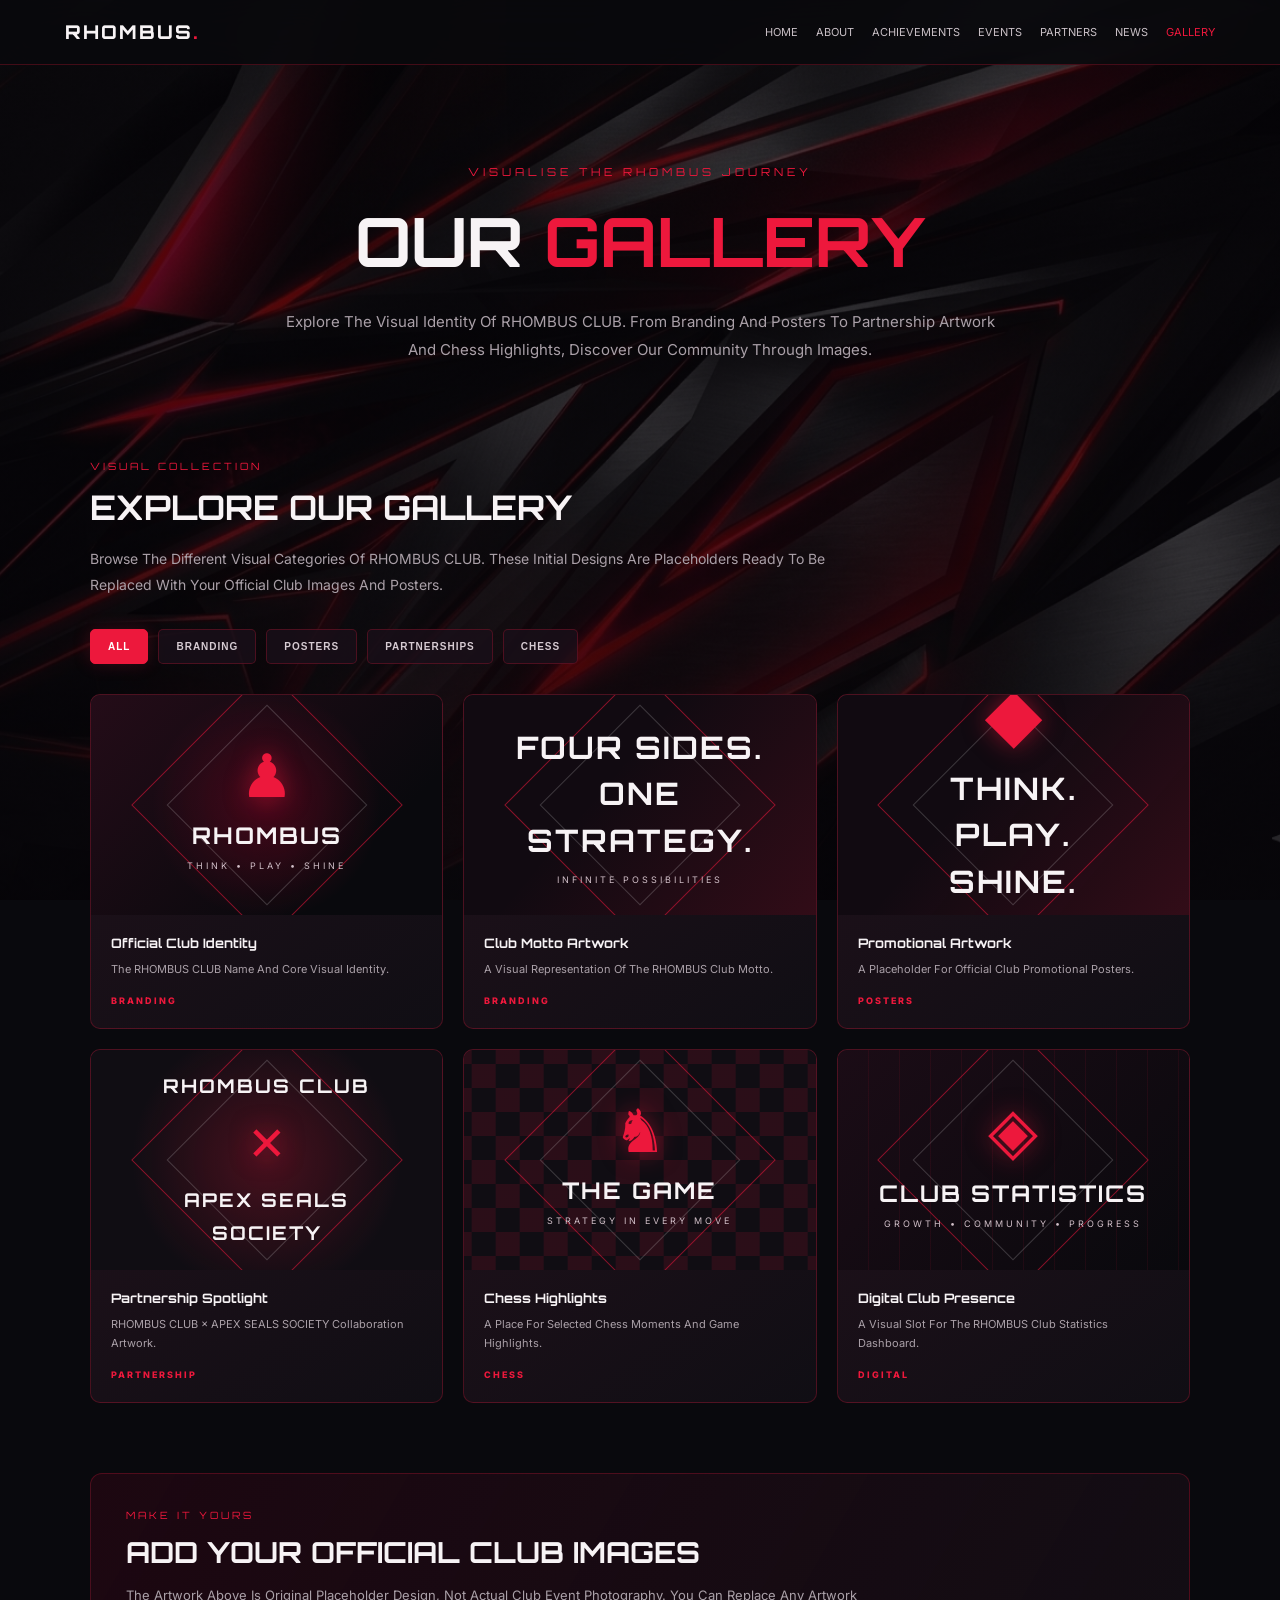
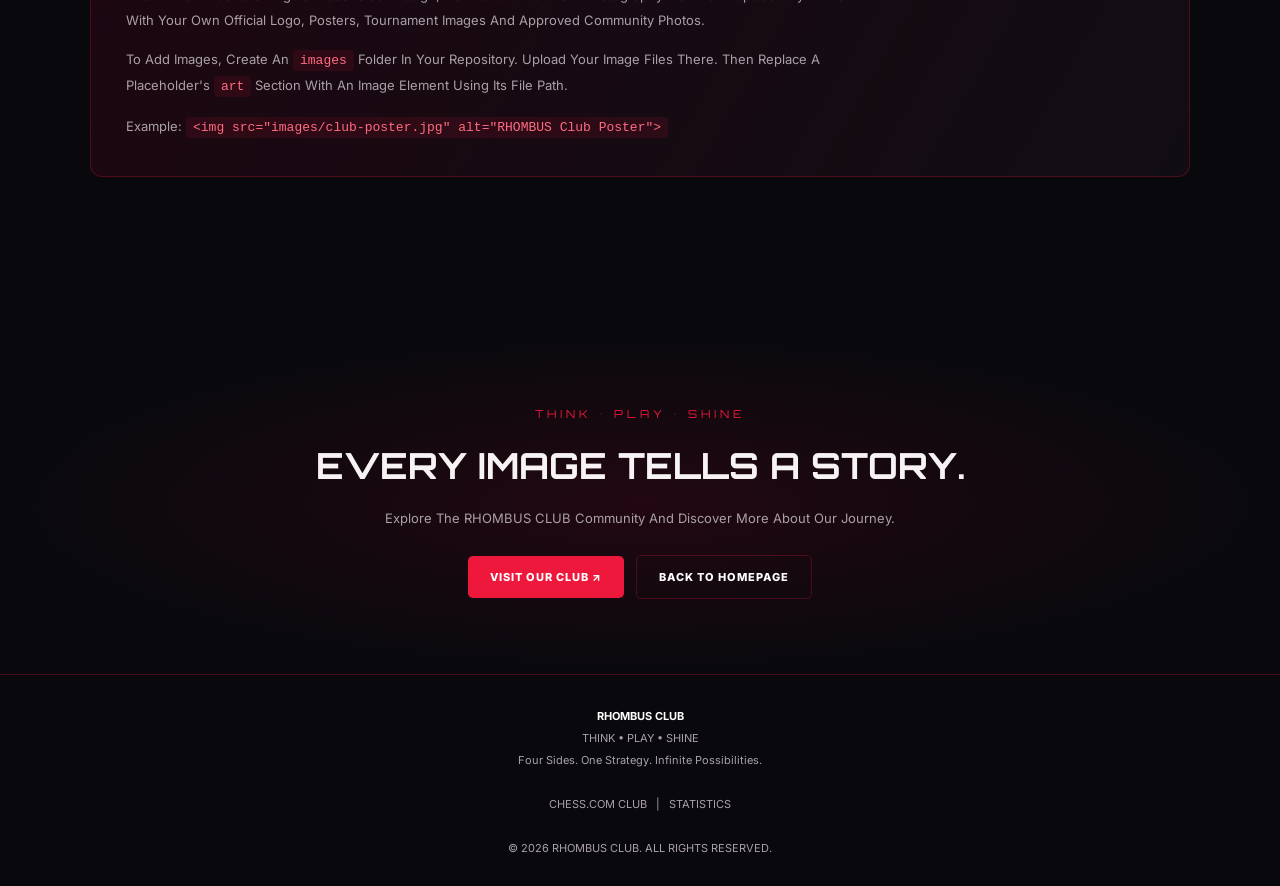
<file: gallery.html>
<!DOCTYPE html>
<html lang="en">
<link rel="stylesheet" href="music.css">
<link rel="stylesheet" href="site-background.css">
<head>
<meta charset="UTF-8">
<meta name="viewport" content="width=device-width, initial-scale=1.0">
<meta name="theme-color" content="#09090d">
<meta name="description" content="Explore the official RHOMBUS CLUB gallery, branding and visual highlights.">
<title>Gallery | RHOMBUS CLUB</title>

<style>
@import url('https://fonts.googleapis.com/css2?family=Orbitron:wght@500;600;700;800&family=Inter:wght@400;500;600;700;800&display=swap');

:root{
  --bg:#09090d;
  --red:#ed183c;
  --white:#f7f3f5;
  --muted:#aaa0a8;
  --border:rgba(237,24,60,.25);
}

*{box-sizing:border-box;margin:0;padding:0}
html{scroll-behavior:smooth}

body{
  background:
    radial-gradient(circle at 80% 10%,rgba(140,0,35,.17),transparent 32%),
    var(--bg);
  color:var(--white);
  font-family:Inter,sans-serif;
}

a{color:inherit;text-decoration:none}

header{
  position:sticky;
  top:0;
  z-index:10;
  background:rgba(9,9,13,.9);
  backdrop-filter:blur(18px);
  border-bottom:1px solid var(--border);
}

.navbar{
  max-width:1200px;
  margin:auto;
  padding:20px 25px;
  display:flex;
  justify-content:space-between;
  align-items:center;
  gap:20px;
}

.brand{
  font-family:Orbitron,sans-serif;
  font-size:19px;
  font-weight:800;
  letter-spacing:2px;
}

.brand span{color:var(--red)}

.nav-links{
  display:flex;
  flex-wrap:wrap;
  gap:18px;
  font-size:11px;
  color:#c9c0c6;
}

.nav-links a:hover,
.nav-links .active{color:var(--red)}

.hero{
  max-width:1200px;
  margin:auto;
  padding:100px 25px 65px;
  text-align:center;
}

.eyebrow{
  color:var(--red);
  font-family:Orbitron,sans-serif;
  font-size:11px;
  letter-spacing:4px;
  margin-bottom:22px;
}

h1,h2,h3{font-family:Orbitron,sans-serif}

h1{
  font-size:clamp(38px,7vw,68px);
  line-height:1.2;
}

h1 span{color:var(--red)}

.hero p{
  max-width:730px;
  margin:25px auto 0;
  color:var(--muted);
  font-size:15px;
  line-height:1.9;
}

.container{
  max-width:1150px;
  margin:auto;
  padding:30px 25px 85px;
}

.section{margin-bottom:70px}

.section-label{
  color:var(--red);
  font-family:Orbitron,sans-serif;
  font-size:10px;
  letter-spacing:3px;
}

.section h2{
  font-size:clamp(23px,4vw,34px);
  margin:14px 0 18px;
}

.intro{
  color:var(--muted);
  font-size:14px;
  line-height:1.9;
  max-width:760px;
}

/* GALLERY FILTERS */

.filters{
  display:flex;
  flex-wrap:wrap;
  gap:10px;
  margin:30px 0;
}

.filter-btn{
  padding:11px 17px;
  border:1px solid var(--border);
  background:rgba(25,16,25,.8);
  color:#d6cbd2;
  border-radius:5px;
  font-size:10px;
  font-weight:800;
  letter-spacing:1px;
  cursor:pointer;
  transition:.25s;
}

.filter-btn:hover,
.filter-btn.active{
  background:var(--red);
  border-color:var(--red);
  color:white;
  box-shadow:0 0 18px rgba(237,24,60,.2);
}

/* GALLERY GRID */

.gallery-grid{
  display:grid;
  grid-template-columns:repeat(3,1fr);
  gap:20px;
}

.gallery-card{
  background:linear-gradient(145deg,#21111b,#100e14);
  border:1px solid var(--border);
  border-radius:10px;
  overflow:hidden;
  transition:.3s;
}

.gallery-card:hover{
  transform:translateY(-6px);
  border-color:var(--red);
  box-shadow:0 12px 30px rgba(150,0,35,.15);
}

.gallery-card[hidden]{display:none}

.art{
  height:220px;
  position:relative;
  overflow:hidden;
  display:flex;
  align-items:center;
  justify-content:center;
  text-align:center;
  isolation:isolate;
  background:
    radial-gradient(circle at 50% 50%,rgba(190,0,45,.3),transparent 55%),
    linear-gradient(135deg,#240c18,#09090d 75%);
}

.art::before{
  content:"";
  position:absolute;
  width:190px;
  height:190px;
  border:1px solid rgba(237,24,60,.55);
  transform:rotate(45deg);
  z-index:-1;
}

.art::after{
  content:"";
  position:absolute;
  width:140px;
  height:140px;
  border:1px solid rgba(255,255,255,.18);
  transform:rotate(45deg);
  z-index:-1;
}

.art-content{
  position:relative;
  padding:20px;
}

.art-content .symbol{
  display:block;
  font-size:60px;
  color:var(--red);
  text-shadow:0 0 25px rgba(237,24,60,.5);
  margin-bottom:10px;
}

.art-content strong{
  display:block;
  font-family:Orbitron,sans-serif;
  font-size:clamp(17px,3vw,23px);
  letter-spacing:2px;
}

.art-content small{
  display:block;
  color:#d1bfc8;
  font-size:9px;
  letter-spacing:3px;
  margin-top:10px;
}

.art-poster{
  background:
    linear-gradient(130deg,transparent 40%,rgba(237,24,60,.15)),
    #110a11;
}

.art-poster .art-content strong{
  font-size:clamp(20px,3vw,31px);
  line-height:1.5;
}

.art-chess{
  background:
    repeating-conic-gradient(
      rgba(237,24,60,.12) 0% 25%,
      transparent 0% 50%
    ) 50% / 48px 48px,
    #100d13;
}

.art-partner{
  background:
    radial-gradient(circle at 50% 50%,rgba(237,24,60,.25),transparent 65%),
    #100d13;
}

.art-partner .art-content strong{
  font-size:19px;
  line-height:1.7;
}

.art-stats{
  background:
    repeating-linear-gradient(
      90deg,
      transparent 0 30px,
      rgba(237,24,60,.08) 30px 31px
    ),
    linear-gradient(135deg,#1b0c16,#09090d);
}

.art-stats .symbol{
  font-size:65px;
}

.gallery-info{
  padding:20px;
}

.gallery-info h3{
  font-size:13px;
  margin-bottom:9px;
}

.gallery-info p{
  font-size:11px;
  color:var(--muted);
  line-height:1.8;
}

.gallery-tag{
  display:inline-block;
  color:var(--red);
  font-size:9px;
  font-weight:800;
  letter-spacing:2px;
  margin-top:15px;
}

/* IMAGE UPLOAD GUIDE */

.upload-panel{
  padding:35px;
  background:linear-gradient(120deg,rgba(120,0,35,.18),rgba(20,15,22,.8));
  border:1px solid var(--border);
  border-radius:12px;
}

.upload-panel h2{
  font-size:clamp(21px,4vw,29px);
  margin:13px 0;
}

.upload-panel p{
  max-width:760px;
  color:var(--muted);
  font-size:13px;
  line-height:1.9;
}

.upload-panel code{
  color:#ff6b82;
  background:rgba(237,24,60,.1);
  padding:3px 7px;
  border-radius:4px;
}

.cta{
  padding:75px 20px;
  text-align:center;
  background:radial-gradient(ellipse at center,rgba(130,0,35,.2),transparent 70%);
}

.cta h2{
  font-size:clamp(23px,4vw,36px);
}

.cta p{
  max-width:620px;
  margin:18px auto 25px;
  color:var(--muted);
  font-size:13px;
  line-height:1.9;
}

.btn{
  display:inline-block;
  background:var(--red);
  color:white;
  padding:14px 22px;
  border-radius:5px;
  font-size:11px;
  font-weight:800;
  letter-spacing:1px;
  transition:.25s;
}

.btn:hover{
  transform:translateY(-3px);
  box-shadow:0 0 25px rgba(237,24,60,.4);
}

.btn-outline{
  background:transparent;
  border:1px solid var(--border);
  margin-left:8px;
}

footer{
  border-top:1px solid var(--border);
  padding:30px 20px;
  text-align:center;
  color:var(--muted);
  font-size:11px;
  line-height:2;
}

footer strong{color:white}
footer a:hover{color:var(--red)}

@media(max-width:850px){
  .gallery-grid{grid-template-columns:repeat(2,1fr)}
}

@media(max-width:600px){
  .navbar{
    flex-direction:column;
    align-items:flex-start;
  }
  .gallery-grid{grid-template-columns:1fr}
  .upload-panel{padding:25px}
}
</style>
</head>

<body>

<header>
  <nav class="navbar">
    <a class="brand" href="index.html">RHOMBUS<span>.</span></a>

    <div class="nav-links">
      <a href="index.html">HOME</a>
      <a href="about.html">ABOUT</a>
      <a href="achievements.html">ACHIEVEMENTS</a>
      <a href="events.html">EVENTS</a>
      <a href="partnerships.html">PARTNERS</a>
      <a href="news.html">NEWS</a>
      <a class="active" href="gallery.html">GALLERY</a>
    </div>
  </nav>
</header>

<main>

<section class="hero">
  <div class="eyebrow">VISUALISE THE RHOMBUS JOURNEY</div>
  <h1>OUR <span>GALLERY</span></h1>
  <p>
    Explore The Visual Identity Of RHOMBUS CLUB.
    From Branding And Posters To Partnership Artwork
    And Chess Highlights, Discover Our Community Through Images.
  </p>
</section>

<div class="container">

  <section class="section">
    <div class="section-label">VISUAL COLLECTION</div>
    <h2>EXPLORE OUR GALLERY</h2>
    <p class="intro">
      Browse The Different Visual Categories Of RHOMBUS CLUB.
      These Initial Designs Are Placeholders Ready To Be
      Replaced With Your Official Club Images And Posters.
    </p>

    <div class="filters">
      <button class="filter-btn active" data-filter="all" type="button">ALL</button>
      <button class="filter-btn" data-filter="branding" type="button">BRANDING</button>
      <button class="filter-btn" data-filter="posters" type="button">POSTERS</button>
      <button class="filter-btn" data-filter="partnership" type="button">PARTNERSHIPS</button>
      <button class="filter-btn" data-filter="chess" type="button">CHESS</button>
    </div>

    <div class="gallery-grid" id="galleryGrid">

      <article class="gallery-card" data-category="branding">
        <div class="art">
          <div class="art-content">
            <span class="symbol">♟</span>
            <strong>RHOMBUS</strong>
            <small>THINK • PLAY • SHINE</small>
          </div>
        </div>
        <div class="gallery-info">
          <h3>Official Club Identity</h3>
          <p>The RHOMBUS CLUB Name And Core Visual Identity.</p>
          <span class="gallery-tag">BRANDING</span>
        </div>
      </article>

      <article class="gallery-card" data-category="branding">
        <div class="art art-poster">
          <div class="art-content">
            <strong>FOUR SIDES.<br>ONE STRATEGY.</strong>
            <small>INFINITE POSSIBILITIES</small>
          </div>
        </div>
        <div class="gallery-info">
          <h3>Club Motto Artwork</h3>
          <p>A Visual Representation Of The RHOMBUS Club Motto.</p>
          <span class="gallery-tag">BRANDING</span>
        </div>
      </article>

      <article class="gallery-card" data-category="posters">
        <div class="art art-poster">
          <div class="art-content">
            <span class="symbol">◆</span>
            <strong>THINK.<br>PLAY.<br>SHINE.</strong>
            <small>RHOMBUS CLUB</small>
          </div>
        </div>
        <div class="gallery-info">
          <h3>Promotional Artwork</h3>
          <p>A Placeholder For Official Club Promotional Posters.</p>
          <span class="gallery-tag">POSTERS</span>
        </div>
      </article>

      <article class="gallery-card" data-category="partnership">
        <div class="art art-partner">
          <div class="art-content">
            <strong>RHOMBUS CLUB</strong>
            <span class="symbol">×</span>
            <strong>APEX SEALS<br>SOCIETY</strong>
          </div>
        </div>
        <div class="gallery-info">
          <h3>Partnership Spotlight</h3>
          <p>RHOMBUS CLUB × APEX SEALS SOCIETY Collaboration Artwork.</p>
          <span class="gallery-tag">PARTNERSHIP</span>
        </div>
      </article>

      <article class="gallery-card" data-category="chess">
        <div class="art art-chess">
          <div class="art-content">
            <span class="symbol">♞</span>
            <strong>THE GAME</strong>
            <small>STRATEGY IN EVERY MOVE</small>
          </div>
        </div>
        <div class="gallery-info">
          <h3>Chess Highlights</h3>
          <p>A Place For Selected Chess Moments And Game Highlights.</p>
          <span class="gallery-tag">CHESS</span>
        </div>
      </article>

      <article class="gallery-card" data-category="branding">
        <div class="art art-stats">
          <div class="art-content">
            <span class="symbol">◈</span>
            <strong>CLUB STATISTICS</strong>
            <small>GROWTH • COMMUNITY • PROGRESS</small>
          </div>
        </div>
        <div class="gallery-info">
          <h3>Digital Club Presence</h3>
          <p>A Visual Slot For The RHOMBUS Club Statistics Dashboard.</p>
          <span class="gallery-tag">DIGITAL</span>
        </div>
      </article>

    </div>
  </section>

  <section class="section">
    <div class="upload-panel">
      <div class="section-label">MAKE IT YOURS</div>
      <h2>ADD YOUR OFFICIAL CLUB IMAGES</h2>
      <p>
        The Artwork Above Is Original Placeholder Design,
        Not Actual Club Event Photography. You Can Replace
        Any Artwork With Your Own Official Logo, Posters,
        Tournament Images And Approved Community Photos.
      </p>
      <p style="margin-top:14px">
        To Add Images, Create An <code>images</code> Folder
        In Your Repository. Upload Your Image Files There.
        Then Replace A Placeholder's <code>art</code> Section
        With An Image Element Using Its File Path.
      </p>
      <p style="margin-top:14px">
        Example:
        <code>&lt;img src="images/club-poster.jpg" alt="RHOMBUS Club Poster"&gt;</code>
      </p>
    </div>
  </section>

</div>

<section class="cta">
  <div class="eyebrow">THINK • PLAY • SHINE</div>
  <h2>EVERY IMAGE TELLS A STORY.</h2>
  <p>
    Explore The RHOMBUS CLUB Community And Discover
    More About Our Journey.
  </p>

  <a class="btn"
     href="https://www.chess.com/club/rhombus-club"
     target="_blank" rel="noopener">
    VISIT OUR CLUB ↗
  </a>

  <a class="btn btn-outline" href="index.html">
    BACK TO HOMEPAGE
  </a>
</section>

</main>

<footer>
  <strong>RHOMBUS CLUB</strong><br>
  THINK • PLAY • SHINE<br>
  Four Sides. One Strategy. Infinite Possibilities.<br><br>

  <a href="https://www.chess.com/club/rhombus-club"
     target="_blank" rel="noopener">CHESS.COM CLUB</a>
  &nbsp; | &nbsp;
  <a href="https://ashilanshad-dotcom.github.io/RHOMBUS-CLUB-STATS/"
     target="_blank" rel="noopener">STATISTICS</a>

  <br><br>
  © 2026 RHOMBUS CLUB. ALL RIGHTS RESERVED.
</footer>

<script>
const filterButtons = document.querySelectorAll(".filter-btn");
const galleryCards = document.querySelectorAll(".gallery-card");

filterButtons.forEach(button => {
  button.addEventListener("click", () => {
    const filter = button.dataset.filter;

    filterButtons.forEach(item => item.classList.remove("active"));
    button.classList.add("active");

    galleryCards.forEach(card => {
      const matches =
        filter === "all" || card.dataset.category === filter;

      card.hidden = !matches;
    });
  });
});
</script>
<script src="music.js"></script>
</body>
</html>
</file>
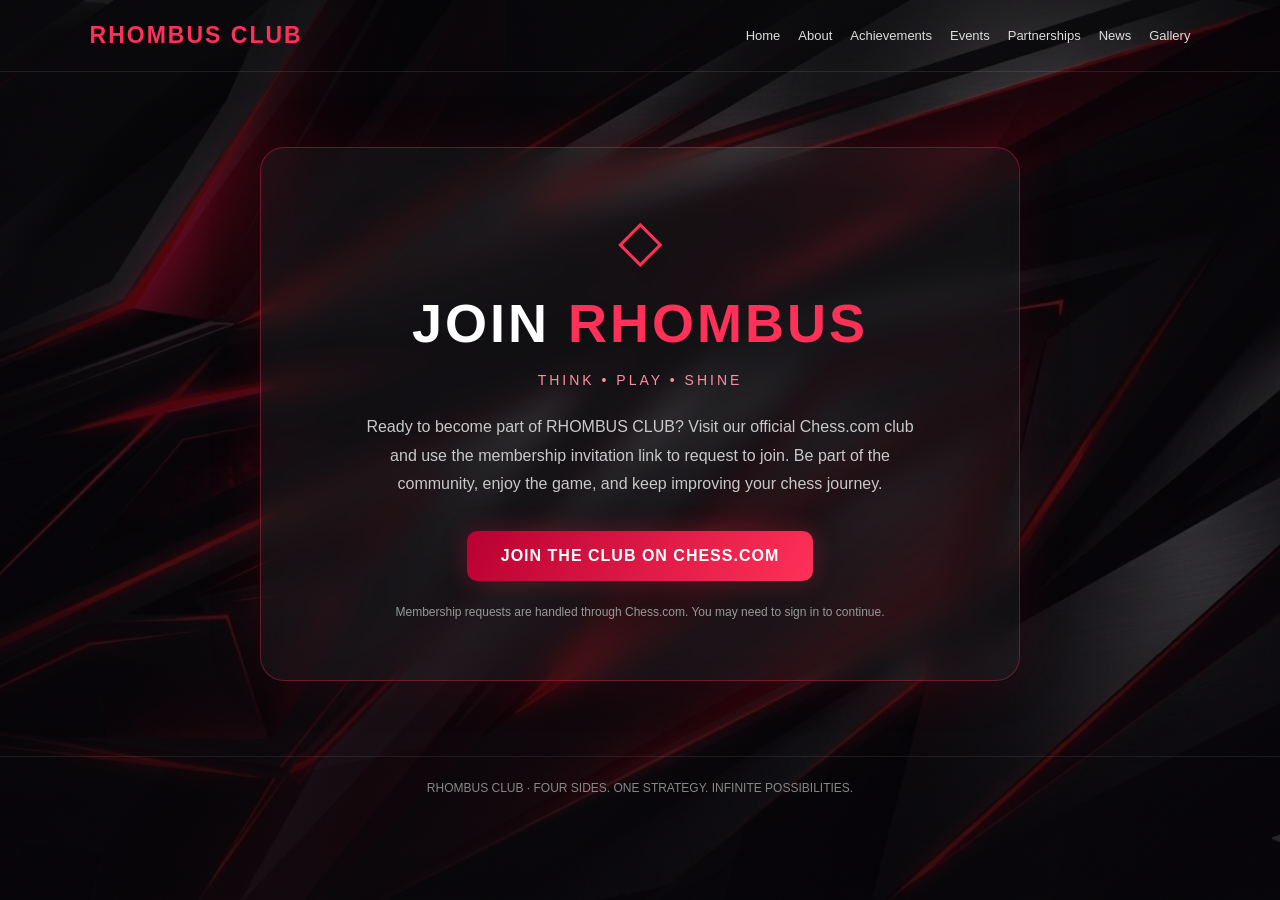
<file: join.html>
<!DOCTYPE html>
<html lang="en">
<link rel="stylesheet" href="site-background.css">
<head>
  <meta charset="UTF-8">
  <meta name="viewport" content="width=device-width, initial-scale=1.0">
  <meta name="description" content="Join RHOMBUS CLUB on Chess.com. Think. Play. Shine.">
  <title>Join RHOMBUS CLUB</title>

  <link rel="stylesheet" href="music.css">

  <style>
    * {
      margin: 0;
      padding: 0;
      box-sizing: border-box;
    }

    body {
      min-height: 100vh;
      font-family: Arial, sans-serif;
      color: #fff;
      background:
        radial-gradient(circle at 15% 20%, rgba(160, 0, 35, 0.28), transparent 35%),
        radial-gradient(circle at 85% 80%, rgba(190, 0, 45, 0.18), transparent 35%),
        #080808;
    }

    header {
      padding: 22px 7%;
      display: flex;
      justify-content: space-between;
      align-items: center;
      flex-wrap: wrap;
      gap: 18px;
      border-bottom: 1px solid rgba(255,255,255,0.09);
    }

    .brand {
      color: #ff3158;
      font-size: 23px;
      font-weight: 800;
      letter-spacing: 2px;
    }

    nav {
      display: flex;
      flex-wrap: wrap;
      gap: 18px;
    }

    nav a {
      color: #ddd;
      text-decoration: none;
      font-size: 13px;
      transition: color 0.25s;
    }

    nav a:hover {
      color: #ff3158;
    }

    main {
      min-height: 76vh;
      display: flex;
      justify-content: center;
      align-items: center;
      padding: 65px 20px;
    }

    .join-card {
      width: 100%;
      max-width: 760px;
      padding: 58px 35px;
      text-align: center;
      border: 1px solid rgba(255, 45, 85, 0.35);
      border-radius: 24px;
      background: rgba(255,255,255,0.045);
      box-shadow: 0 0 55px rgba(180,0,40,0.13);
      backdrop-filter: blur(14px);
    }

    .symbol {
      color: #ff3158;
      font-size: 58px;
      margin-bottom: 18px;
    }

    h1 {
      font-size: clamp(34px, 6vw, 54px);
      letter-spacing: 3px;
      margin-bottom: 18px;
    }

    h1 span {
      color: #ff3158;
    }

    .tagline {
      color: #ff8da4;
      font-size: 14px;
      letter-spacing: 3px;
      margin-bottom: 25px;
    }

    .description {
      color: #c9c9c9;
      font-size: 16px;
      line-height: 1.8;
      max-width: 570px;
      margin: 0 auto 32px;
    }

    .join-button {
      display: inline-block;
      padding: 16px 34px;
      border-radius: 10px;
      background: linear-gradient(120deg, #b90032, #ff3158);
      color: white;
      text-decoration: none;
      font-weight: 800;
      letter-spacing: 1px;
      box-shadow: 0 0 25px rgba(255, 35, 80, 0.28);
      transition: transform 0.25s, box-shadow 0.25s;
    }

    .join-button:hover {
      transform: translateY(-4px);
      box-shadow: 0 0 35px rgba(255, 35, 80, 0.5);
    }

    .note {
      color: #999;
      font-size: 12px;
      margin-top: 22px;
      line-height: 1.6;
    }

    footer {
      text-align: center;
      padding: 24px 15px;
      color: #888;
      font-size: 12px;
      border-top: 1px solid rgba(255,255,255,0.08);
    }

    @media (max-width: 600px) {
      header {
        justify-content: center;
        text-align: center;
      }

      nav {
        justify-content: center;
      }

      .join-card {
        padding: 42px 22px;
      }
    }
  </style>
</head>

<body>

  <header>
    <div class="brand">RHOMBUS CLUB</div>

    <nav>
      <a href="index.html">Home</a>
      <a href="about.html">About</a>
      <a href="achievements.html">Achievements</a>
      <a href="events.html">Events</a>
      <a href="partnerships.html">Partnerships</a>
      <a href="news.html">News</a>
      <a href="gallery.html">Gallery</a>
    </nav>
  </header>

  <main>
    <section class="join-card">
      <div class="symbol">◇</div>

      <h1>JOIN <span>RHOMBUS</span></h1>

      <div class="tagline">THINK • PLAY • SHINE</div>

      <p class="description">
        Ready to become part of RHOMBUS CLUB?
        Visit our official Chess.com club and use the
        membership invitation link to request to join.
        Be part of the community, enjoy the game,
        and keep improving your chess journey.
      </p>

      <a
        class="join-button"
        href="https://www.chess.com/club/rhombus-club/join/213d37?utm_campaign=club_invite_link&utm_source=chesscom&utm_medium=copy"
        target="_blank"
        rel="noopener noreferrer">
        JOIN THE CLUB ON CHESS.COM
      </a>

      <p class="note">
        Membership requests are handled through Chess.com.
        You may need to sign in to continue.
      </p>
    </section>
  </main>

  <!-- PASTE THE EXISTING MUSIC PLAYER HTML BLOCK HERE -->

  <footer>
    RHOMBUS CLUB · FOUR SIDES. ONE STRATEGY. INFINITE POSSIBILITIES.
  </footer>

  <script src="music.js"></script>
</body>
</html>
</file>
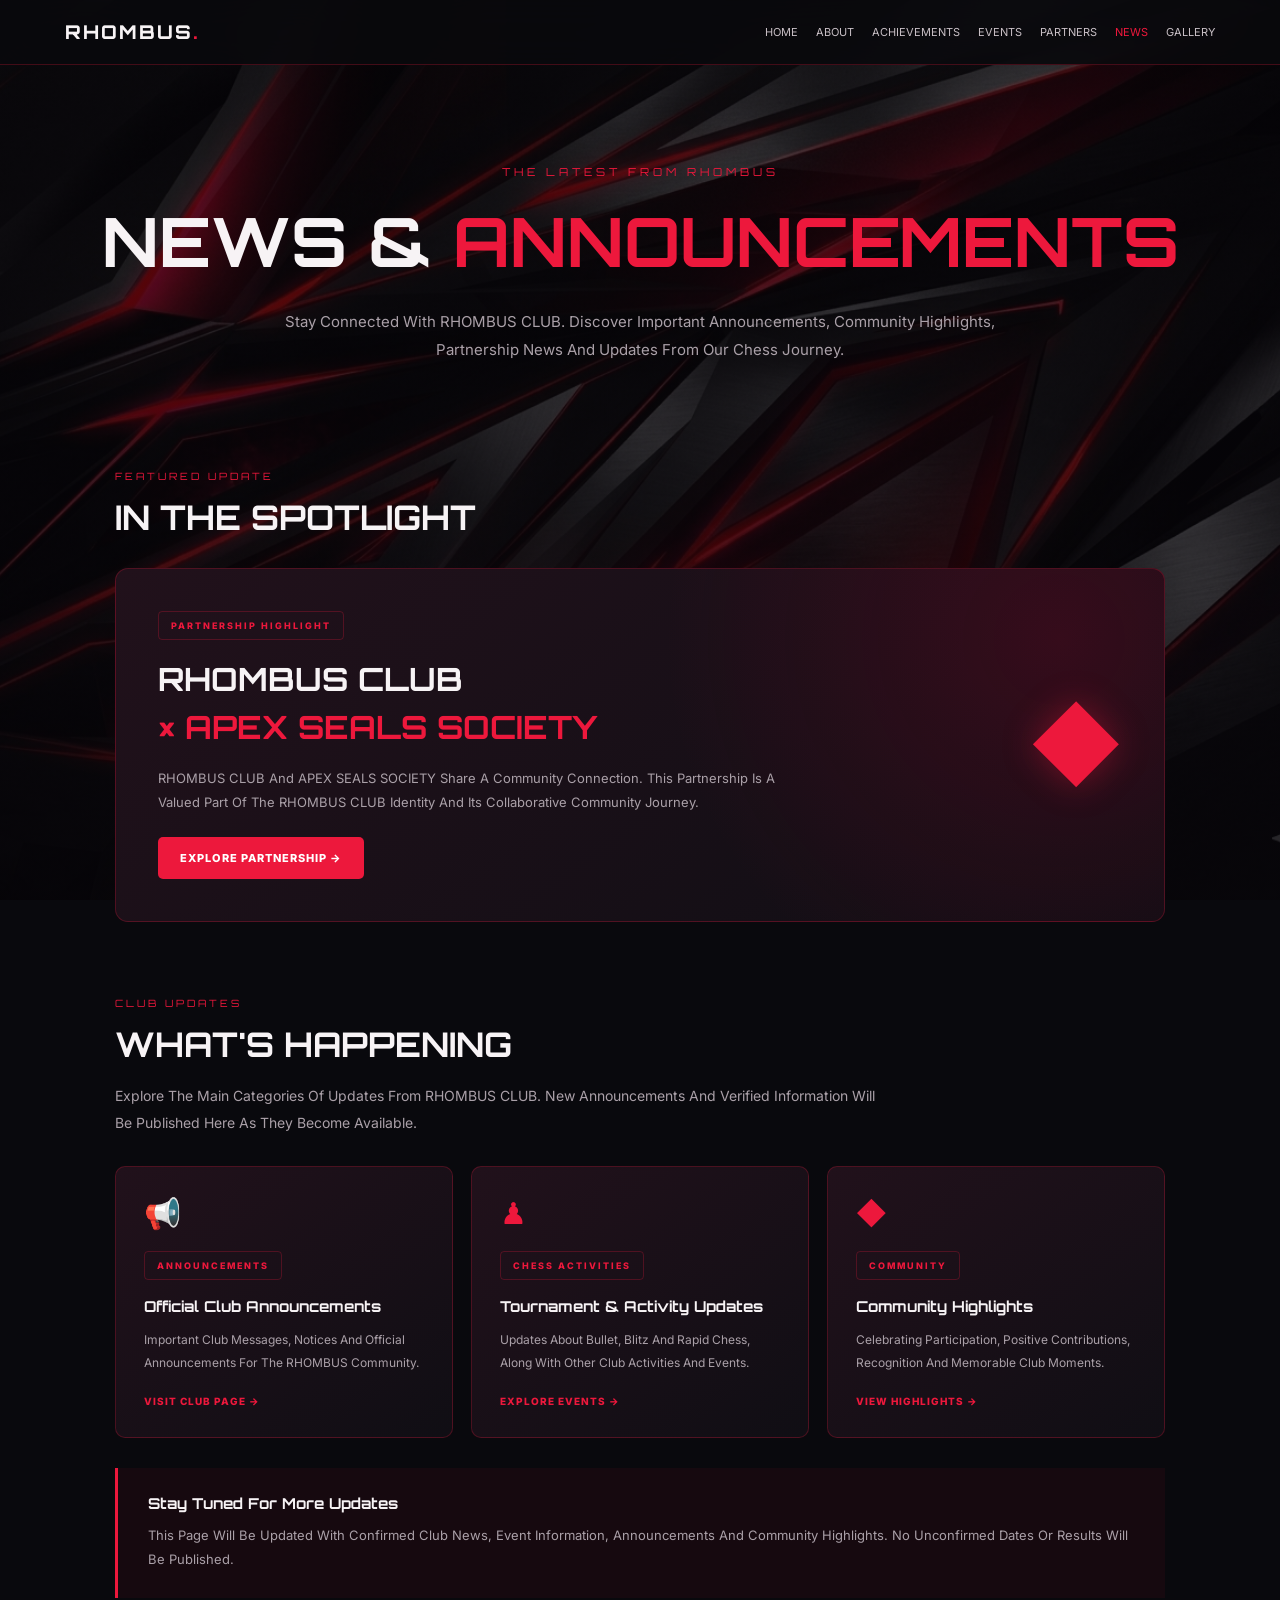
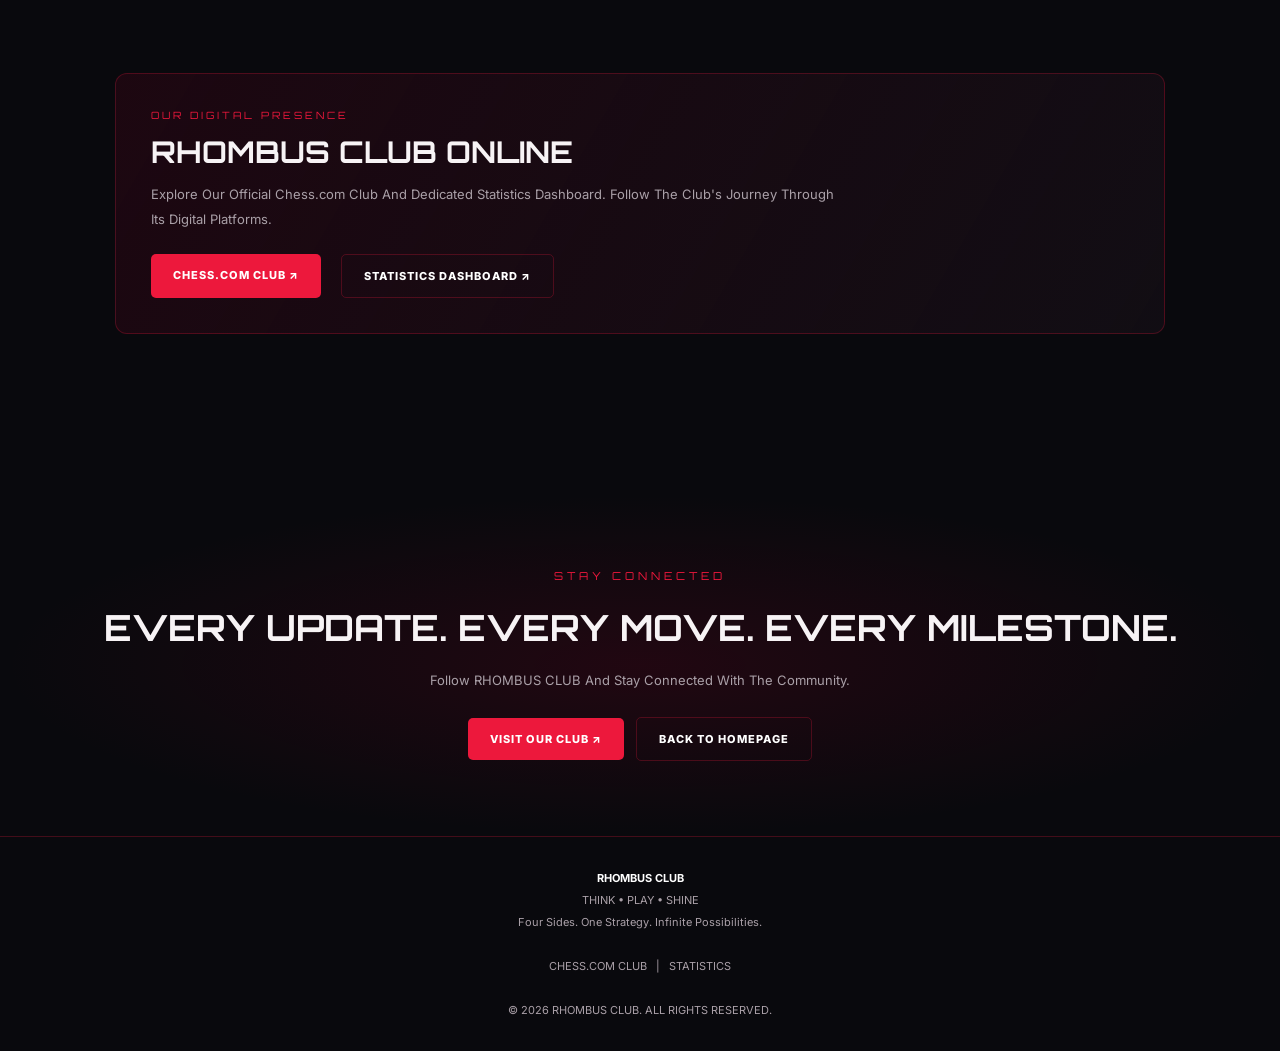
<file: news.html>
<!DOCTYPE html>
<html lang="en">
<link rel="stylesheet" href="music.css">
<link rel="stylesheet" href="site-background.css">
<head>
<meta charset="UTF-8">
<meta name="viewport" content="width=device-width, initial-scale=1.0">
<meta name="theme-color" content="#09090d">
<meta name="description" content="Official RHOMBUS CLUB news, announcements and community updates.">
<title>News & Announcements | RHOMBUS CLUB</title>

<style>
@import url('https://fonts.googleapis.com/css2?family=Orbitron:wght@500;600;700;800&family=Inter:wght@400;500;600;700;800&display=swap');

:root {
  --bg:#09090d;
  --red:#ed183c;
  --white:#f7f3f5;
  --muted:#aaa0a8;
  --border:rgba(237,24,60,.25);
}

*{box-sizing:border-box;margin:0;padding:0}
html{scroll-behavior:smooth}

body{
  background:
    radial-gradient(circle at 80% 10%,rgba(140,0,35,.17),transparent 32%),
    var(--bg);
  color:var(--white);
  font-family:Inter,sans-serif;
}

a{color:inherit;text-decoration:none}

header{
  position:sticky;
  top:0;
  z-index:10;
  background:rgba(9,9,13,.9);
  backdrop-filter:blur(18px);
  border-bottom:1px solid var(--border);
}

.navbar{
  max-width:1200px;
  margin:auto;
  padding:20px 25px;
  display:flex;
  justify-content:space-between;
  align-items:center;
  gap:20px;
}

.brand{
  font-family:Orbitron,sans-serif;
  font-size:19px;
  font-weight:800;
  letter-spacing:2px;
}
.brand span{color:var(--red)}

.nav-links{
  display:flex;
  flex-wrap:wrap;
  gap:18px;
  font-size:11px;
  color:#c9c0c6;
}
.nav-links a:hover,.nav-links .active{color:var(--red)}

.hero{
  max-width:1200px;
  margin:auto;
  padding:100px 25px 75px;
  text-align:center;
}

.eyebrow{
  color:var(--red);
  font-family:Orbitron,sans-serif;
  font-size:11px;
  letter-spacing:4px;
  margin-bottom:22px;
}

h1,h2,h3{font-family:Orbitron,sans-serif}

h1{
  font-size:clamp(36px,7vw,68px);
  line-height:1.2;
}
h1 span{color:var(--red)}

.hero p{
  max-width:730px;
  margin:25px auto 0;
  color:var(--muted);
  font-size:15px;
  line-height:1.9;
}

.container{
  max-width:1100px;
  margin:auto;
  padding:30px 25px 85px;
}

.section{margin-bottom:75px}

.section-label{
  color:var(--red);
  font-family:Orbitron,sans-serif;
  font-size:10px;
  letter-spacing:3px;
}

.section h2{
  font-size:clamp(23px,4vw,34px);
  margin:14px 0 18px;
}

.intro{
  color:var(--muted);
  font-size:14px;
  line-height:1.9;
  max-width:760px;
}

.featured{
  margin-top:30px;
  padding:42px;
  border:1px solid var(--border);
  border-radius:13px;
  background:
    radial-gradient(circle at 90% 20%,rgba(180,0,45,.2),transparent 40%),
    linear-gradient(145deg,#21111b,#100e14);
  display:grid;
  grid-template-columns:1fr auto;
  align-items:center;
  gap:25px;
  overflow:hidden;
}

.featured h2{
  font-size:clamp(21px,4vw,32px);
  line-height:1.5;
  margin:15px 0;
}
.featured h2 span{color:var(--red)}

.featured p{
  color:var(--muted);
  font-size:13px;
  line-height:1.9;
  max-width:650px;
}

.featured-symbol{
  font-size:90px;
  color:var(--red);
  text-shadow:0 0 35px rgba(237,24,60,.4);
}

.category{
  display:inline-block;
  padding:8px 12px;
  border:1px solid var(--border);
  border-radius:4px;
  color:var(--red);
  font-size:9px;
  font-weight:800;
  letter-spacing:2px;
}

.news-grid{
  display:grid;
  grid-template-columns:repeat(3,1fr);
  gap:18px;
  margin-top:30px;
}

.news-card{
  background:linear-gradient(145deg,#21111b,#100e14);
  border:1px solid var(--border);
  border-radius:10px;
  padding:28px;
  min-height:225px;
  transition:.3s;
}

.news-card:hover{
  transform:translateY(-6px);
  border-color:var(--red);
  box-shadow:0 12px 30px rgba(150,0,35,.14);
}

.news-icon{
  font-size:30px;
  color:var(--red);
  margin-bottom:20px;
}

.news-card h3{
  font-size:15px;
  margin:17px 0 13px;
}

.news-card p{
  color:var(--muted);
  font-size:12px;
  line-height:1.9;
}

.news-link{
  display:inline-block;
  margin-top:20px;
  color:var(--red);
  font-size:10px;
  font-weight:800;
  letter-spacing:1px;
}

.notice{
  margin-top:30px;
  padding:26px 30px;
  background:rgba(237,24,60,.06);
  border-left:3px solid var(--red);
}

.notice h3{
  font-size:15px;
  margin-bottom:10px;
}

.notice p{
  color:var(--muted);
  font-size:13px;
  line-height:1.9;
}

.digital-panel{
  padding:35px;
  border:1px solid var(--border);
  border-radius:12px;
  background:linear-gradient(120deg,rgba(120,0,35,.18),rgba(20,15,22,.8));
}

.digital-panel h2{
  font-size:clamp(21px,4vw,30px);
  margin:12px 0;
}

.digital-panel p{
  color:var(--muted);
  font-size:13px;
  line-height:1.9;
  max-width:700px;
}

.btn{
  display:inline-block;
  background:var(--red);
  color:white;
  padding:14px 22px;
  border-radius:5px;
  font-size:11px;
  font-weight:800;
  letter-spacing:1px;
  transition:.25s;
}

.btn:hover{
  transform:translateY(-3px);
  box-shadow:0 0 25px rgba(237,24,60,.4);
}

.btn-outline{
  background:transparent;
  border:1px solid var(--border);
  margin-left:8px;
}

.actions{
  display:flex;
  flex-wrap:wrap;
  gap:12px;
  margin-top:22px;
}

.cta{
  padding:75px 20px;
  text-align:center;
  background:radial-gradient(ellipse at center,rgba(130,0,35,.2),transparent 70%);
}

.cta h2{
  font-size:clamp(23px,4vw,36px);
}

.cta p{
  max-width:620px;
  margin:18px auto 25px;
  color:var(--muted);
  font-size:13px;
  line-height:1.9;
}

footer{
  border-top:1px solid var(--border);
  padding:30px 20px;
  text-align:center;
  color:var(--muted);
  font-size:11px;
  line-height:2;
}

footer strong{color:white}
footer a:hover{color:var(--red)}

@media(max-width:750px){
  .navbar{
    flex-direction:column;
    align-items:flex-start;
  }

  .news-grid{grid-template-columns:1fr}
  .featured{grid-template-columns:1fr;padding:30px}
  .featured-symbol{display:none}
  .digital-panel{padding:27px}
}
</style>
</head>

<body>

<header>
  <nav class="navbar">
    <a class="brand" href="index.html">RHOMBUS<span>.</span></a>

    <div class="nav-links">
      <a href="index.html">HOME</a>
      <a href="about.html">ABOUT</a>
      <a href="achievements.html">ACHIEVEMENTS</a>
      <a href="events.html">EVENTS</a>
      <a href="partnerships.html">PARTNERS</a>
      <a class="active" href="news.html">NEWS</a>
      <a href="gallery.html">GALLERY</a>
    </div>
  </nav>
</header>

<main>

<section class="hero">
  <div class="eyebrow">THE LATEST FROM RHOMBUS</div>
  <h1>NEWS & <span>ANNOUNCEMENTS</span></h1>
  <p>
    Stay Connected With RHOMBUS CLUB.
    Discover Important Announcements, Community Highlights,
    Partnership News And Updates From Our Chess Journey.
  </p>
</section>

<div class="container">

  <section class="section">
    <div class="section-label">FEATURED UPDATE</div>
    <h2>IN THE SPOTLIGHT</h2>

    <div class="featured">

      <div>
        <span class="category">PARTNERSHIP HIGHLIGHT</span>

        <h2>
          RHOMBUS CLUB<br>
          <span>× APEX SEALS SOCIETY</span>
        </h2>

        <p>
          RHOMBUS CLUB And APEX SEALS SOCIETY Share A
          Community Connection. This Partnership Is A
          Valued Part Of The RHOMBUS CLUB Identity And
          Its Collaborative Community Journey.
        </p>

        <div class="actions">
          <a class="btn" href="partnerships.html">
            EXPLORE PARTNERSHIP →
          </a>
        </div>
      </div>

      <div class="featured-symbol">◆</div>

    </div>
  </section>

  <section class="section">
    <div class="section-label">CLUB UPDATES</div>
    <h2>WHAT'S HAPPENING</h2>

    <p class="intro">
      Explore The Main Categories Of Updates From RHOMBUS CLUB.
      New Announcements And Verified Information Will Be
      Published Here As They Become Available.
    </p>

    <div class="news-grid">

      <article class="news-card">
        <div class="news-icon">📢</div>
        <span class="category">ANNOUNCEMENTS</span>
        <h3>Official Club Announcements</h3>
        <p>
          Important Club Messages, Notices And Official
          Announcements For The RHOMBUS Community.
        </p>
        <a class="news-link" href="https://www.chess.com/club/rhombus-club"
           target="_blank" rel="noopener">
          VISIT CLUB PAGE →
        </a>
      </article>

      <article class="news-card">
        <div class="news-icon">♟</div>
        <span class="category">CHESS ACTIVITIES</span>
        <h3>Tournament & Activity Updates</h3>
        <p>
          Updates About Bullet, Blitz And Rapid Chess,
          Along With Other Club Activities And Events.
        </p>
        <a class="news-link" href="events.html">
          EXPLORE EVENTS →
        </a>
      </article>

      <article class="news-card">
        <div class="news-icon">◆</div>
        <span class="category">COMMUNITY</span>
        <h3>Community Highlights</h3>
        <p>
          Celebrating Participation, Positive Contributions,
          Recognition And Memorable Club Moments.
        </p>
        <a class="news-link" href="achievements.html">
          VIEW HIGHLIGHTS →
        </a>
      </article>

    </div>

    <div class="notice">
      <h3>Stay Tuned For More Updates</h3>
      <p>
        This Page Will Be Updated With Confirmed Club News,
        Event Information, Announcements And Community Highlights.
        No Unconfirmed Dates Or Results Will Be Published.
      </p>
    </div>
  </section>

  <section class="section">
    <div class="digital-panel">

      <div class="section-label">OUR DIGITAL PRESENCE</div>

      <h2>RHOMBUS CLUB ONLINE</h2>

      <p>
        Explore Our Official Chess.com Club And Dedicated
        Statistics Dashboard. Follow The Club's Journey
        Through Its Digital Platforms.
      </p>

      <div class="actions">
        <a class="btn"
           href="https://www.chess.com/club/rhombus-club"
           target="_blank" rel="noopener">
          CHESS.COM CLUB ↗
        </a>

        <a class="btn btn-outline"
           href="https://ashilanshad-dotcom.github.io/RHOMBUS-CLUB-STATS/"
           target="_blank" rel="noopener">
          STATISTICS DASHBOARD ↗
        </a>
      </div>

    </div>
  </section>

</div>

<section class="cta">
  <div class="eyebrow">STAY CONNECTED</div>
  <h2>EVERY UPDATE. EVERY MOVE. EVERY MILESTONE.</h2>

  <p>
    Follow RHOMBUS CLUB And Stay Connected
    With The Community.
  </p>

  <a class="btn"
     href="https://www.chess.com/club/rhombus-club"
     target="_blank" rel="noopener">
    VISIT OUR CLUB ↗
  </a>

  <a class="btn btn-outline" href="index.html">
    BACK TO HOMEPAGE
  </a>
</section>

</main>

<footer>
  <strong>RHOMBUS CLUB</strong><br>
  THINK • PLAY • SHINE<br>
  Four Sides. One Strategy. Infinite Possibilities.<br><br>

  <a href="https://www.chess.com/club/rhombus-club"
     target="_blank" rel="noopener">CHESS.COM CLUB</a>
  &nbsp; | &nbsp;
  <a href="https://ashilanshad-dotcom.github.io/RHOMBUS-CLUB-STATS/"
     target="_blank" rel="noopener">STATISTICS</a>

  <br><br>
  © 2026 RHOMBUS CLUB. ALL RIGHTS RESERVED.
</footer>
<script src="music.js"></script>
</body>
</html>
</file>
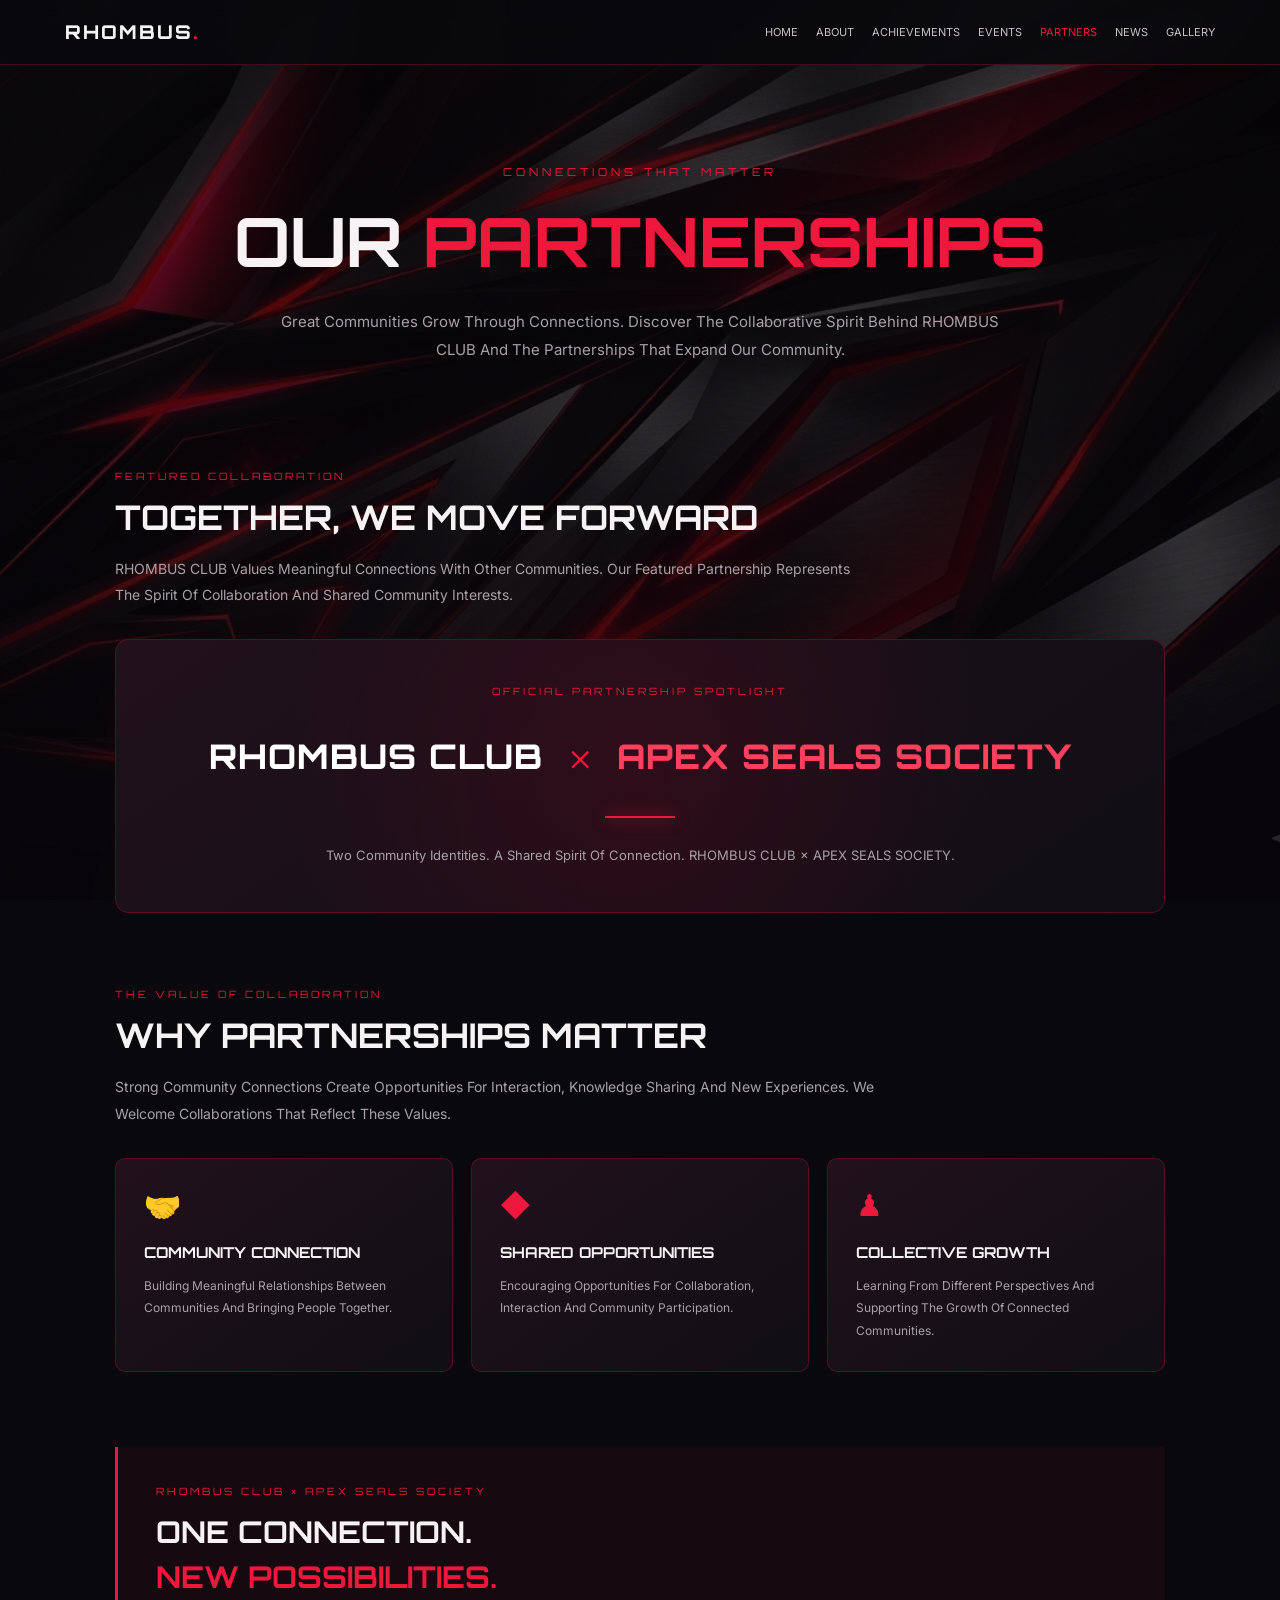
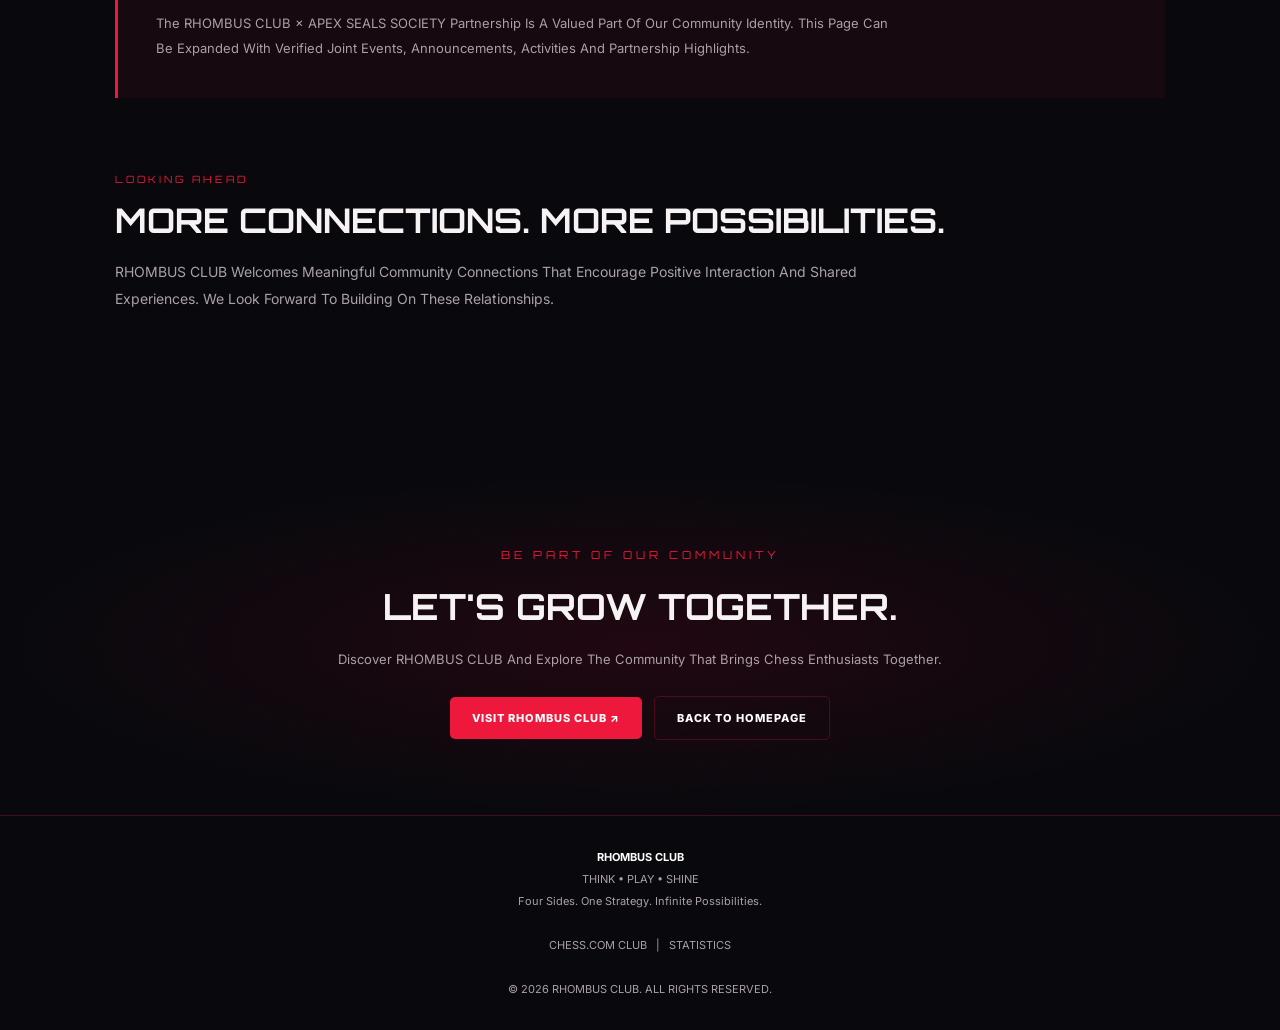
<file: partnerships.html>
<!DOCTYPE html>
<html lang="en">
<link rel="stylesheet" href="music.css">
<link rel="stylesheet" href="site-background.css">
<head>
<meta charset="UTF-8">
<meta name="viewport" content="width=device-width, initial-scale=1.0">
<meta name="theme-color" content="#09090d">
<meta name="description" content="Discover the partnership between RHOMBUS CLUB and APEX SEALS SOCIETY.">
<title>Partnerships | RHOMBUS CLUB</title>

<style>
@import url('https://fonts.googleapis.com/css2?family=Orbitron:wght@500;600;700;800&family=Inter:wght@400;500;600;700;800&display=swap');

:root {
  --bg:#09090d;
  --red:#ed183c;
  --white:#f7f3f5;
  --muted:#aaa0a8;
  --border:rgba(237,24,60,.25);
}

*{box-sizing:border-box;margin:0;padding:0}
html{scroll-behavior:smooth}

body{
  background:
    radial-gradient(circle at 80% 10%,rgba(140,0,35,.17),transparent 32%),
    var(--bg);
  color:var(--white);
  font-family:Inter,sans-serif;
}

a{color:inherit;text-decoration:none}

header{
  position:sticky;
  top:0;
  z-index:10;
  background:rgba(9,9,13,.9);
  backdrop-filter:blur(18px);
  border-bottom:1px solid var(--border);
}

.navbar{
  max-width:1200px;
  margin:auto;
  padding:20px 25px;
  display:flex;
  justify-content:space-between;
  align-items:center;
  gap:20px;
}

.brand{
  font-family:Orbitron,sans-serif;
  font-size:19px;
  font-weight:800;
  letter-spacing:2px;
}
.brand span{color:var(--red)}

.nav-links{
  display:flex;
  flex-wrap:wrap;
  gap:18px;
  font-size:11px;
  color:#c9c0c6;
}
.nav-links a:hover,.nav-links .active{color:var(--red)}

.hero{
  max-width:1200px;
  margin:auto;
  padding:100px 25px 75px;
  text-align:center;
}

.eyebrow{
  color:var(--red);
  font-family:Orbitron,sans-serif;
  font-size:11px;
  letter-spacing:4px;
  margin-bottom:22px;
}

h1,h2,h3{font-family:Orbitron,sans-serif}

h1{
  font-size:clamp(36px,7vw,68px);
  line-height:1.2;
}
h1 span{color:var(--red)}

.hero p{
  max-width:730px;
  margin:25px auto 0;
  color:var(--muted);
  font-size:15px;
  line-height:1.9;
}

.container{
  max-width:1100px;
  margin:auto;
  padding:30px 25px 85px;
}

.section{margin-bottom:75px}

.section-label{
  color:var(--red);
  font-family:Orbitron,sans-serif;
  font-size:10px;
  letter-spacing:3px;
}

.section h2{
  font-size:clamp(23px,4vw,34px);
  margin:14px 0 18px;
}

.intro{
  color:var(--muted);
  font-size:14px;
  line-height:1.9;
  max-width:760px;
}

.partner-panel{
  margin-top:30px;
  padding:45px 35px;
  border:1px solid var(--border);
  border-radius:14px;
  background:
    radial-gradient(circle at 50% 50%,rgba(150,0,35,.18),transparent 65%),
    linear-gradient(145deg,#21111b,#100e14);
  text-align:center;
  overflow:hidden;
}

.partner-kicker{
  color:var(--red);
  font-family:Orbitron,sans-serif;
  font-size:10px;
  letter-spacing:3px;
}

.partner-names{
  display:flex;
  align-items:center;
  justify-content:center;
  flex-wrap:wrap;
  gap:25px;
  margin:35px 0;
}

.partner-name{
  font-family:Orbitron,sans-serif;
  font-size:clamp(20px,4vw,34px);
  font-weight:800;
  letter-spacing:1px;
  max-width:100%;
  overflow-wrap:anywhere;
}

.partner-name:first-child{color:#fff}
.partner-name:last-child{color:#ff405d}

.partner-symbol{
  color:var(--red);
  font-size:40px;
  font-weight:300;
}

.partner-caption{
  color:var(--muted);
  font-size:13px;
  line-height:1.9;
  max-width:650px;
  margin:auto;
}

.divider{
  width:70px;
  height:2px;
  background:var(--red);
  margin:25px auto;
  box-shadow:0 0 15px var(--red);
}

.grid{
  display:grid;
  grid-template-columns:repeat(3,1fr);
  gap:18px;
  margin-top:30px;
}

.card{
  padding:28px;
  min-height:210px;
  background:linear-gradient(145deg,#21111b,#100e14);
  border:1px solid var(--border);
  border-radius:10px;
  transition:.3s;
}

.card:hover{
  transform:translateY(-6px);
  border-color:var(--red);
  box-shadow:0 12px 30px rgba(150,0,35,.14);
}

.card-icon{
  font-size:30px;
  color:var(--red);
  margin-bottom:20px;
}

.card h3{
  font-size:15px;
  margin-bottom:13px;
}

.card p{
  color:var(--muted);
  font-size:12px;
  line-height:1.9;
}

.spotlight{
  padding:38px;
  border-left:3px solid var(--red);
  background:rgba(237,24,60,.06);
}

.spotlight h2{
  font-size:clamp(20px,4vw,30px);
  line-height:1.5;
  margin:12px 0;
}

.spotlight h2 span{color:var(--red)}

.spotlight p{
  color:var(--muted);
  font-size:13px;
  line-height:1.9;
  max-width:750px;
}

.cta{
  padding:75px 20px;
  text-align:center;
  background:radial-gradient(ellipse at center,rgba(130,0,35,.2),transparent 70%);
}

.cta h2{font-size:clamp(23px,4vw,36px)}

.cta p{
  max-width:620px;
  margin:18px auto 25px;
  color:var(--muted);
  font-size:13px;
  line-height:1.9;
}

.btn{
  display:inline-block;
  background:var(--red);
  color:white;
  padding:14px 22px;
  border-radius:5px;
  font-size:11px;
  font-weight:800;
  letter-spacing:1px;
  transition:.25s;
}

.btn:hover{
  transform:translateY(-3px);
  box-shadow:0 0 25px rgba(237,24,60,.4);
}

.btn-outline{
  background:transparent;
  border:1px solid var(--border);
  margin-left:8px;
}

footer{
  border-top:1px solid var(--border);
  padding:30px 20px;
  text-align:center;
  color:var(--muted);
  font-size:11px;
  line-height:2;
}

footer strong{color:white}
footer a:hover{color:var(--red)}

@media(max-width:750px){
  .navbar{
    flex-direction:column;
    align-items:flex-start;
  }
  .grid{grid-template-columns:1fr}
  .partner-panel{padding:35px 20px}
  .partner-names{gap:15px;flex-direction:column}
  .partner-symbol{font-size:30px}
}
</style>
</head>

<body>

<header>
  <nav class="navbar">
    <a class="brand" href="index.html">RHOMBUS<span>.</span></a>

    <div class="nav-links">
      <a href="index.html">HOME</a>
      <a href="about.html">ABOUT</a>
      <a href="achievements.html">ACHIEVEMENTS</a>
      <a href="events.html">EVENTS</a>
      <a class="active" href="partnerships.html">PARTNERS</a>
      <a href="news.html">NEWS</a>
      <a href="gallery.html">GALLERY</a>
    </div>
  </nav>
</header>

<main>

<section class="hero">
  <div class="eyebrow">CONNECTIONS THAT MATTER</div>
  <h1>OUR <span>PARTNERSHIPS</span></h1>
  <p>
    Great Communities Grow Through Connections.
    Discover The Collaborative Spirit Behind RHOMBUS CLUB
    And The Partnerships That Expand Our Community.
  </p>
</section>

<div class="container">

  <section class="section">
    <div class="section-label">FEATURED COLLABORATION</div>
    <h2>TOGETHER, WE MOVE FORWARD</h2>

    <p class="intro">
      RHOMBUS CLUB Values Meaningful Connections With
      Other Communities. Our Featured Partnership Represents
      The Spirit Of Collaboration And Shared Community Interests.
    </p>

    <div class="partner-panel">

      <div class="partner-kicker">OFFICIAL PARTNERSHIP SPOTLIGHT</div>

      <div class="partner-names">
        <div class="partner-name">RHOMBUS CLUB</div>
        <div class="partner-symbol">×</div>
        <div class="partner-name">APEX SEALS SOCIETY</div>
      </div>

      <div class="divider"></div>

      <p class="partner-caption">
        Two Community Identities. A Shared Spirit Of Connection.
        RHOMBUS CLUB × APEX SEALS SOCIETY.
      </p>

    </div>
  </section>

  <section class="section">
    <div class="section-label">THE VALUE OF COLLABORATION</div>
    <h2>WHY PARTNERSHIPS MATTER</h2>

    <p class="intro">
      Strong Community Connections Create Opportunities
      For Interaction, Knowledge Sharing And New Experiences.
      We Welcome Collaborations That Reflect These Values.
    </p>

    <div class="grid">

      <article class="card">
        <div class="card-icon">🤝</div>
        <h3>COMMUNITY CONNECTION</h3>
        <p>
          Building Meaningful Relationships Between
          Communities And Bringing People Together.
        </p>
      </article>

      <article class="card">
        <div class="card-icon">◆</div>
        <h3>SHARED OPPORTUNITIES</h3>
        <p>
          Encouraging Opportunities For Collaboration,
          Interaction And Community Participation.
        </p>
      </article>

      <article class="card">
        <div class="card-icon">♟</div>
        <h3>COLLECTIVE GROWTH</h3>
        <p>
          Learning From Different Perspectives And
          Supporting The Growth Of Connected Communities.
        </p>
      </article>

    </div>
  </section>

  <section class="section">
    <div class="spotlight">
      <div class="section-label">RHOMBUS CLUB × APEX SEALS SOCIETY</div>

      <h2>ONE CONNECTION.<br><span>NEW POSSIBILITIES.</span></h2>

      <p>
        The RHOMBUS CLUB × APEX SEALS SOCIETY Partnership
        Is A Valued Part Of Our Community Identity.
        This Page Can Be Expanded With Verified Joint Events,
        Announcements, Activities And Partnership Highlights.
      </p>
    </div>
  </section>

  <section class="section">
    <div class="section-label">LOOKING AHEAD</div>
    <h2>MORE CONNECTIONS. MORE POSSIBILITIES.</h2>

    <p class="intro">
      RHOMBUS CLUB Welcomes Meaningful Community Connections
      That Encourage Positive Interaction And Shared Experiences.
      We Look Forward To Building On These Relationships.
    </p>
  </section>

</div>

<section class="cta">
  <div class="eyebrow">BE PART OF OUR COMMUNITY</div>
  <h2>LET'S GROW TOGETHER.</h2>

  <p>
    Discover RHOMBUS CLUB And Explore The Community
    That Brings Chess Enthusiasts Together.
  </p>

  <a class="btn"
     href="https://www.chess.com/club/rhombus-club"
     target="_blank" rel="noopener">VISIT RHOMBUS CLUB ↗</a>

  <a class="btn btn-outline" href="index.html">BACK TO HOMEPAGE</a>
</section>

</main>

<footer>
  <strong>RHOMBUS CLUB</strong><br>
  THINK • PLAY • SHINE<br>
  Four Sides. One Strategy. Infinite Possibilities.<br><br>

  <a href="https://www.chess.com/club/rhombus-club"
     target="_blank" rel="noopener">CHESS.COM CLUB</a>
  &nbsp; | &nbsp;
  <a href="https://ashilanshad-dotcom.github.io/RHOMBUS-CLUB-STATS/"
     target="_blank" rel="noopener">STATISTICS</a>

  <br><br>
  © 2026 RHOMBUS CLUB. ALL RIGHTS RESERVED.
</footer>
<script src="music.js"></script>
</body>
</html>
</file>
<file: music.css>
.music-player {
  position: fixed;
  right: 22px;
  bottom: 22px;
  z-index: 1000;
  display: flex;
  align-items: center;
  gap: 11px;
  padding: 12px 16px;
  border: 1px solid rgba(237,24,60,.55);
  border-radius: 8px;
  background: rgba(12,9,14,.95);
  backdrop-filter: blur(15px);
  box-shadow: 0 0 24px rgba(237,24,60,.2);
}

.music-button {
  display: flex;
  align-items: center;
  gap: 9px;
  border: none;
  background: transparent;
  color: white;
  cursor: pointer;
  font-family: 'Orbitron', sans-serif;
  font-size: 10px;
  font-weight: 700;
  letter-spacing: 1px;
  padding: 5px;
}

.music-button:hover {
  color: #ff385b;
}

.music-icon {
  color: #ed183c;
  font-size: 17px;
}

.music-caption {
  color: #a49ba3;
  font-size: 8px;
  letter-spacing: 1px;
  border-left: 1px solid rgba(237,24,60,.3);
  padding-left: 11px;
}

@media(max-width:500px) {
  .music-player {
    right: 10px;
    bottom: 10px;
  }

  .music-caption {
    display: none;
  }
}
</file>
<file: site-background.css>
/* RHOMBUS CLUB — Shared Website Background */

body {
    background-color: #09090d !important;

    background-image:
        linear-gradient(
            rgba(7, 5, 10, 0.65),
            rgba(7, 5, 10, 0.75)
        ),
        url("image_e56b3316.jpg") !important;

    background-position: center center !important;
    background-size: cover !important;
    background-repeat: no-repeat !important;
    background-attachment: fixed !important;
}
</file>
